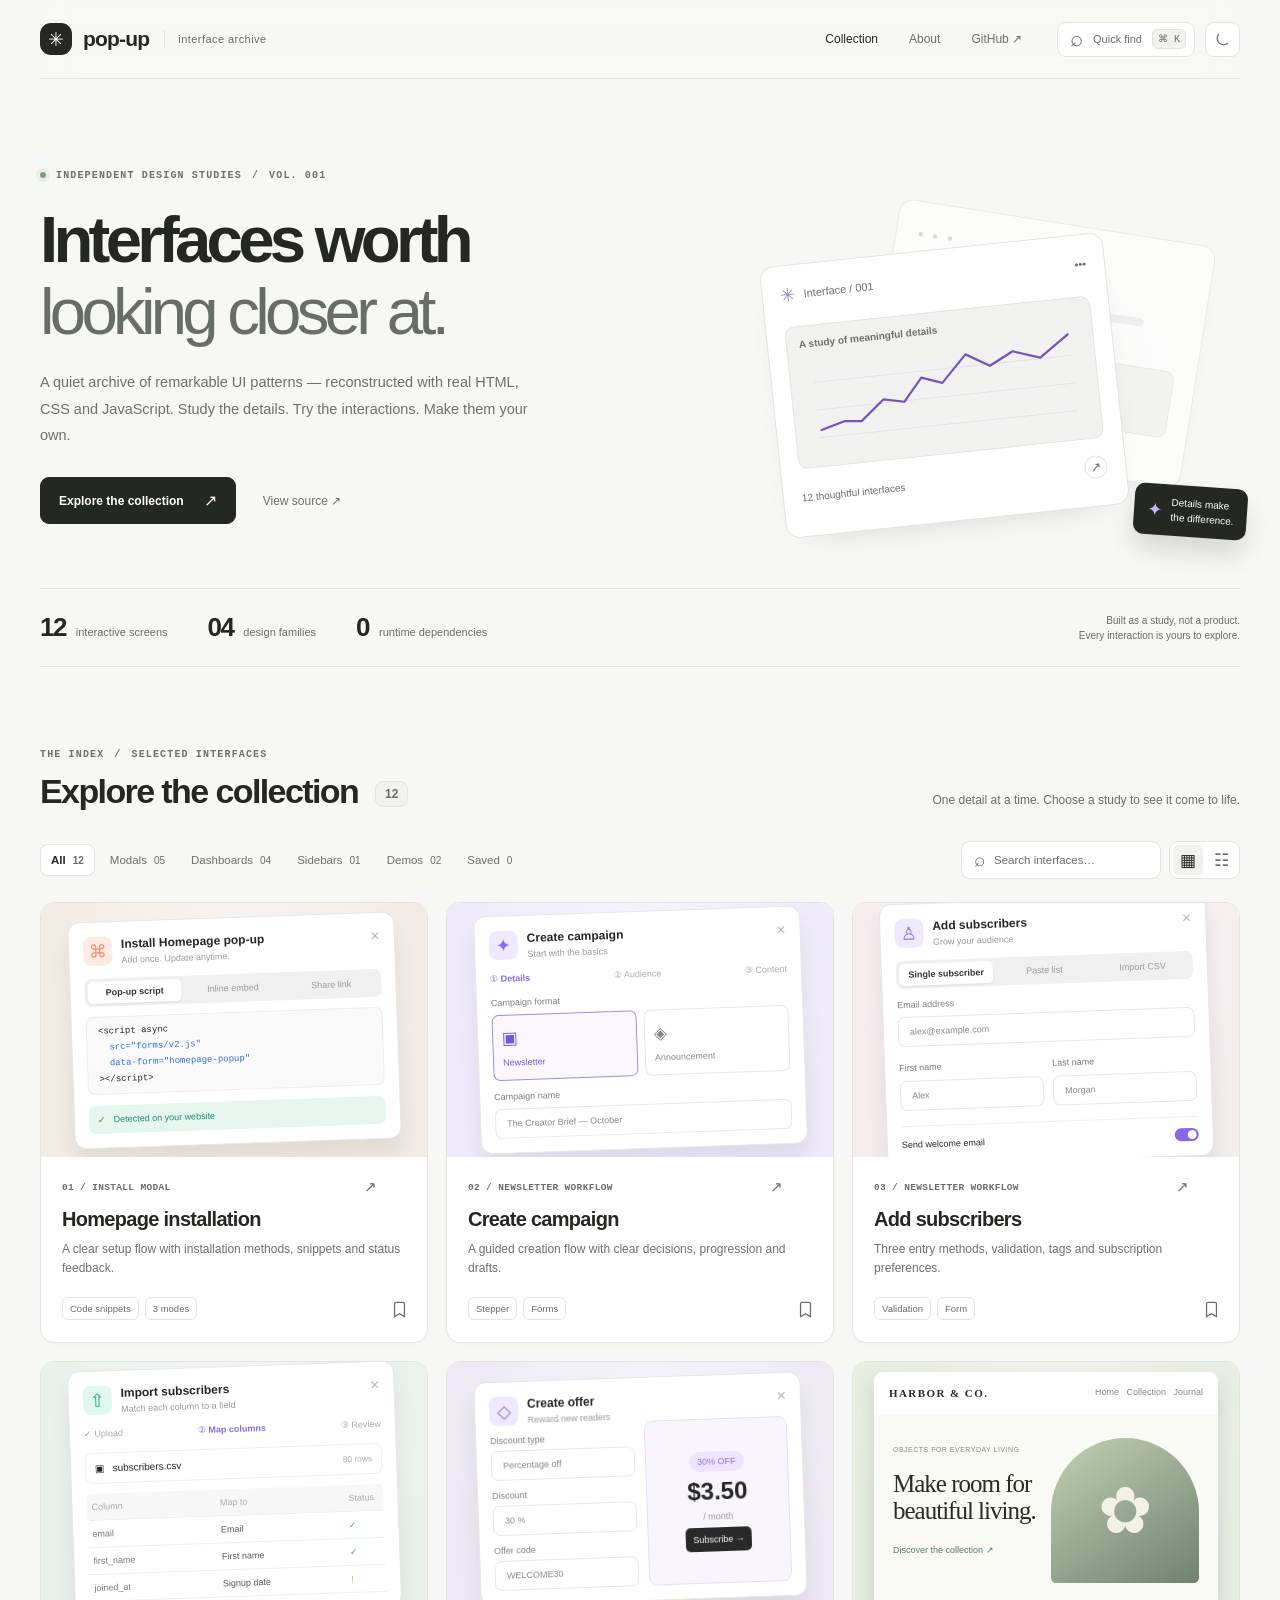
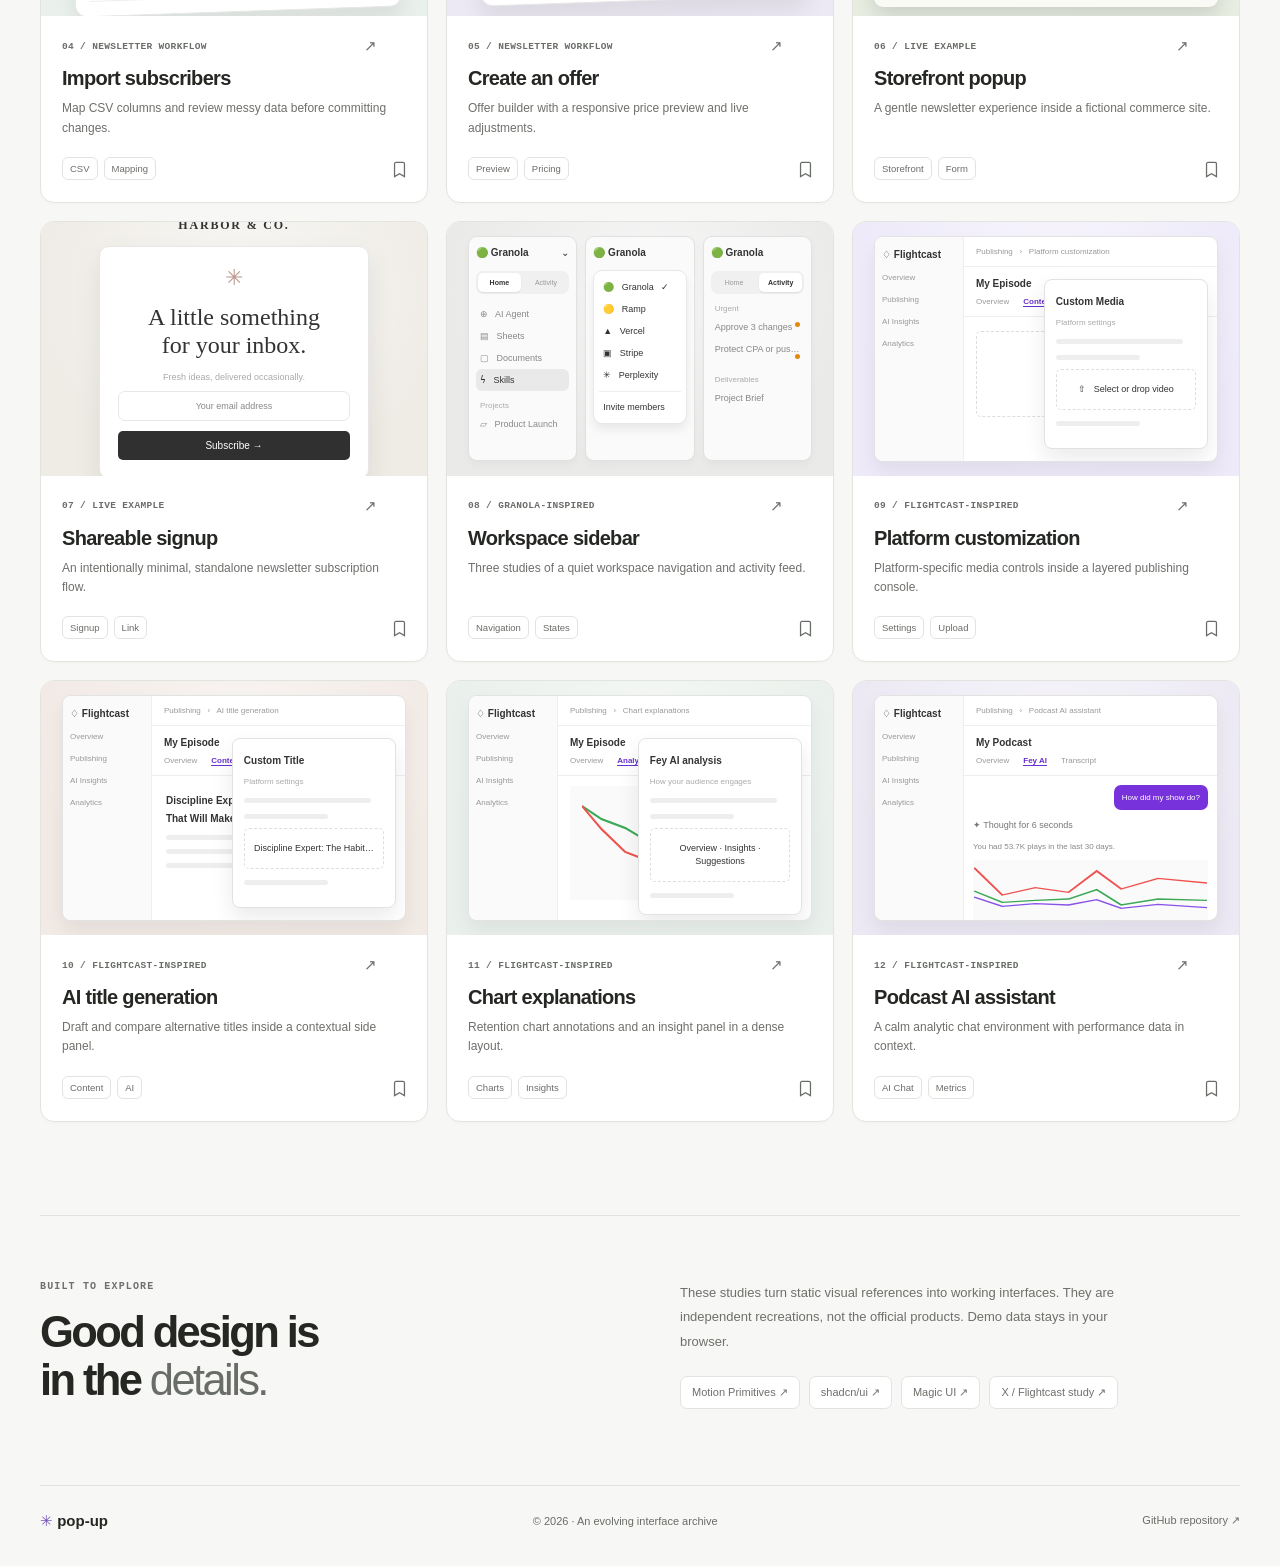
<file: index.html>
<!doctype html>
<html lang="en">
<head>
<meta charset="utf-8">
<meta name="viewport" content="width=device-width,initial-scale=1">
<meta name="theme-color" content="#f7f7f5">
<meta name="description" content="pop-up — a living collection of 12 interactive interface studies, from nuanced dialogs to analytical dashboards.">
<title>pop-up / An interface collection</title>
<script>
try {
  const savedTheme = JSON.parse(localStorage.getItem("popup-gallery-v2-theme") || "null");
  document.documentElement.dataset.theme = savedTheme === "dark" || (savedTheme !== "light" && matchMedia("(prefers-color-scheme: dark)").matches) ? "dark" : "light";
} catch { document.documentElement.dataset.theme = "light"; }
</script>
<link rel="stylesheet" href="gallery-v2.css">
<script src="gallery-v2.js" defer></script>
</head>
<body>
<a class="skip-link" href="#collection">Skip to collection</a>
<div class="site">
  <header class="site-header">
    <a href="./" class="logotype" aria-label="pop-up home"><span class="logo-glyph">✳</span><span>pop-up</span><span class="logo-divider"></span><span class="logo-caption">interface archive</span></a>
    <nav class="primary-nav" aria-label="Main">
      <a class="current" href="#collection" aria-current="page">Collection</a>
      <a href="#about">About</a>
      <a href="https://github.com/weepwood/pop-up" target="_blank" rel="noopener noreferrer">GitHub <span aria-hidden="true">↗</span></a>
    </nav>
    <div class="header-actions">
      <button type="button" class="top-search" id="open-command" aria-label="Open quick search"><span class="search-glyph">⌕</span><span>Quick find</span><kbd>⌘ K</kbd></button>
      <button class="theme-button" id="theme-button" aria-label="Switch to dark mode" title="Toggle theme" type="button"><svg viewBox="0 0 24 24" fill="none" stroke="currentColor" stroke-width="1.8"><path d="M20 16.8A8.5 8.5 0 0 1 7.2 4 8.5 8.5 0 1 0 20 16.8Z"/></svg></button>
    </div>
  </header>
  <main>
    <section class="hero" aria-labelledby="hero-heading">
      <div class="hero-main">
        <div class="hero-content">
          <div class="overline"><span class="signal"></span> INDEPENDENT DESIGN STUDIES <span class="overline-separator">/</span> VOL. 001</div>
          <h1 id="hero-heading">Interfaces worth<br><em>looking closer at.</em></h1>
          <p>A quiet archive of remarkable UI patterns — reconstructed with real HTML, CSS and JavaScript. Study the details. Try the interactions. Make them your own.</p>
          <div class="hero-actions"><a href="#collection" class="primary-cta">Explore the collection <span>↗</span></a><a href="https://github.com/weepwood/pop-up" class="quiet-cta" target="_blank" rel="noopener noreferrer">View source <span>↗</span></a></div>
        </div>
        <div class="hero-aside" aria-hidden="true">
          <div class="showcase-back"><span class="window-dots">● ● ●</span><span class="back-head"></span><span class="back-line"></span><span class="back-line short"></span><div class="back-grid"><span></span><span></span><span></span></div></div>
          <div class="showcase-front"><div class="showcase-top"><span class="showcase-identity"><i>✳</i> Interface / 001</span><span>•••</span></div><div class="showcase-chart"><span class="sample-caption">A study of meaningful details</span><svg viewBox="0 0 280 108" fill="none" aria-hidden="true"><path d="M0 90H280M0 60H280M0 30H280" stroke="currentColor" opacity=".12"/><path d="M3 82L29 75L47 77L73 56L95 61L116 37L138 45L166 17L191 32L217 19L246 29L278 7" stroke="currentColor" stroke-width="2.4" stroke-linecap="round" stroke-linejoin="round"/></svg></div><div class="showcase-bottom"><span>12 thoughtful interfaces</span><span class="showcase-arrow">↗</span></div></div>
          <div class="floating-note"><span class="floating-star">✦</span><span>Details make<br>the difference.</span></div>
        </div>
      </div>
      <div class="hero-baseline"><div><strong>12</strong><span>interactive screens</span></div><div><strong>04</strong><span>design families</span></div><div><strong>0</strong><span>runtime dependencies</span></div><div class="baseline-date">Built as a study, not a product.<br>Every interaction is yours to explore.</div></div>
    </section>
    <section class="collection" id="collection" aria-labelledby="collection-heading">
      <div class="section-intro"><div><div class="overline">THE INDEX <span class="overline-separator">/</span> SELECTED INTERFACES</div><h2 id="collection-heading">Explore the collection <span id="visible-count">12</span></h2></div><p>One detail at a time. Choose a study to see it come to life.</p></div>
      <div class="collection-toolbar">
        <div class="filters" role="group" aria-label="Filter design category">
          <button type="button" class="filter active" data-filter="all" aria-pressed="true">All <span>12</span></button>
          <button type="button" class="filter" data-filter="modal" aria-pressed="false">Modals <span>05</span></button>
          <button type="button" class="filter" data-filter="dashboard" aria-pressed="false">Dashboards <span>04</span></button>
          <button type="button" class="filter" data-filter="sidebar" aria-pressed="false">Sidebars <span>01</span></button>
          <button type="button" class="filter" data-filter="demo" aria-pressed="false">Demos <span>02</span></button>
          <button type="button" class="filter favorite-filter" data-filter="favorites" aria-pressed="false">Saved <span id="saved-count">0</span></button>
        </div>
        <div class="toolbar-right">
          <label class="search-control"><span aria-hidden="true">⌕</span><span class="sr-only">Search interface studies</span><input id="search" type="search" placeholder="Search interfaces…" aria-controls="card-grid" autocomplete="off"></label>
          <div class="view-switch" role="group" aria-label="Display layout"><button type="button" data-view="grid" class="active" aria-label="Grid view" aria-pressed="true">▦</button><button type="button" data-view="list" aria-label="List view" aria-pressed="false">☷</button></div>
        </div>
      </div>
      <div class="card-grid" id="card-grid"><article class="piece piece-install featured" data-category="modal" data-search="homepage installation install modal a clear setup flow with installation methods, snippets and status feedback. code snippets 3 modes" data-id="install">
  <a href="install.html" class="piece-link" aria-label="Open Homepage installation interactive demo">
    <div class="piece-art tone-peach" aria-hidden="true"><div class="mini-dialog"><div class="mini-top"><span class="mini-symbol coral">⌘</span><div><b>Install Homepage pop-up</b><small>Add once. Update anytime.</small></div><span class="mini-x">×</span></div><div class="mini-tabs"><b>Pop-up script</b><span>Inline embed</span><span>Share link</span></div><div class="mini-code"><span>&lt;script async</span><span class="blue">&nbsp; src="forms/v2.js"</span><span class="blue">&nbsp; data-form="homepage-popup"</span><span>&gt;&lt;/script&gt;</span></div><div class="mini-success">✓ &nbsp; Detected on your website</div></div></div>
    <div class="piece-info"><div class="piece-eyebrow"><span>01 / Install modal</span><span class="piece-north">↗</span></div><h3>Homepage installation</h3><p>A clear setup flow with installation methods, snippets and status feedback.</p><div class="piece-tags"><span>Code snippets</span><span>3 modes</span></div></div>
  </a><button class="save-piece" type="button" data-favorite="install" aria-label="Save Homepage installation to favorites" aria-pressed="false" title="Save to favorites"><svg viewBox="0 0 24 24" fill="none" stroke="currentColor" stroke-width="1.8" aria-hidden="true"><path d="M5 4a2 2 0 0 1 2-2h10a2 2 0 0 1 2 2v18l-7-4-7 4V4Z"/></svg></button></article>
<article class="piece piece-campaign" data-category="modal" data-search="create campaign newsletter workflow a guided creation flow with clear decisions, progression and drafts. stepper forms" data-id="campaign">
  <a href="newsletter.html?screen=campaign" class="piece-link" aria-label="Open Create campaign interactive demo">
    <div class="piece-art tone-lavender" aria-hidden="true"><div class="mini-dialog"><div class="mini-top"><span class="mini-symbol violet">✦</span><div><b>Create campaign</b><small>Start with the basics</small></div><span class="mini-x">×</span></div><div class="mini-steps"><strong>① Details</strong><span>② Audience</span><span>③ Content</span></div><div class="mini-label">Campaign format</div><div class="mini-options"><div class="picked">▣<small>Newsletter</small></div><div>◈<small>Announcement</small></div></div><div class="mini-label">Campaign name</div><div class="mini-field">The Creator Brief — October</div></div></div>
    <div class="piece-info"><div class="piece-eyebrow"><span>02 / Newsletter workflow</span><span class="piece-north">↗</span></div><h3>Create campaign</h3><p>A guided creation flow with clear decisions, progression and drafts.</p><div class="piece-tags"><span>Stepper</span><span>Forms</span></div></div>
  </a><button class="save-piece" type="button" data-favorite="campaign" aria-label="Save Create campaign to favorites" aria-pressed="false" title="Save to favorites"><svg viewBox="0 0 24 24" fill="none" stroke="currentColor" stroke-width="1.8" aria-hidden="true"><path d="M5 4a2 2 0 0 1 2-2h10a2 2 0 0 1 2 2v18l-7-4-7 4V4Z"/></svg></button></article>
<article class="piece piece-subscribers" data-category="modal" data-search="add subscribers newsletter workflow three entry methods, validation, tags and subscription preferences. validation form" data-id="subscribers">
  <a href="newsletter.html?screen=subscribers" class="piece-link" aria-label="Open Add subscribers interactive demo">
    <div class="piece-art tone-rose" aria-hidden="true"><div class="mini-dialog"><div class="mini-top"><span class="mini-symbol violet">♙</span><div><b>Add subscribers</b><small>Grow your audience</small></div><span class="mini-x">×</span></div><div class="mini-tabs"><b>Single subscriber</b><span>Paste list</span><span>Import CSV</span></div><div class="mini-label">Email address</div><div class="mini-field">alex@example.com</div><div class="mini-two"><div><span>First name</span><div class="mini-field">Alex</div></div><div><span>Last name</span><div class="mini-field">Morgan</div></div></div><div class="mini-switch-row"><span>Send welcome email</span><i></i></div></div></div>
    <div class="piece-info"><div class="piece-eyebrow"><span>03 / Newsletter workflow</span><span class="piece-north">↗</span></div><h3>Add subscribers</h3><p>Three entry methods, validation, tags and subscription preferences.</p><div class="piece-tags"><span>Validation</span><span>Form</span></div></div>
  </a><button class="save-piece" type="button" data-favorite="subscribers" aria-label="Save Add subscribers to favorites" aria-pressed="false" title="Save to favorites"><svg viewBox="0 0 24 24" fill="none" stroke="currentColor" stroke-width="1.8" aria-hidden="true"><path d="M5 4a2 2 0 0 1 2-2h10a2 2 0 0 1 2 2v18l-7-4-7 4V4Z"/></svg></button></article>
<article class="piece piece-import" data-category="modal" data-search="import subscribers newsletter workflow map csv columns and review messy data before committing changes. csv mapping" data-id="import">
  <a href="newsletter.html?screen=import" class="piece-link" aria-label="Open Import subscribers interactive demo">
    <div class="piece-art tone-sage" aria-hidden="true"><div class="mini-dialog"><div class="mini-top"><span class="mini-symbol mint">⇧</span><div><b>Import subscribers</b><small>Match each column to a field</small></div><span class="mini-x">×</span></div><div class="mini-steps"><span>✓ Upload</span><strong>② Map columns</strong><span>③ Review</span></div><div class="mini-file">▣ &nbsp; subscribers.csv <small>80 rows</small></div><div class="mini-table"><div><span>Column</span><span>Map to</span><span>Status</span></div><div><span>email</span><b>Email</b><em>✓</em></div><div><span>first_name</span><b>First name</b><em>✓</em></div><div><span>joined_at</span><b>Signup date</b><em class="amber">!</em></div></div></div></div>
    <div class="piece-info"><div class="piece-eyebrow"><span>04 / Newsletter workflow</span><span class="piece-north">↗</span></div><h3>Import subscribers</h3><p>Map CSV columns and review messy data before committing changes.</p><div class="piece-tags"><span>CSV</span><span>Mapping</span></div></div>
  </a><button class="save-piece" type="button" data-favorite="import" aria-label="Save Import subscribers to favorites" aria-pressed="false" title="Save to favorites"><svg viewBox="0 0 24 24" fill="none" stroke="currentColor" stroke-width="1.8" aria-hidden="true"><path d="M5 4a2 2 0 0 1 2-2h10a2 2 0 0 1 2 2v18l-7-4-7 4V4Z"/></svg></button></article>
<article class="piece piece-offer" data-category="modal" data-search="create an offer newsletter workflow offer builder with a responsive price preview and live adjustments. preview pricing" data-id="offer">
  <a href="newsletter.html?screen=offer" class="piece-link" aria-label="Open Create an offer interactive demo">
    <div class="piece-art tone-iris" aria-hidden="true"><div class="mini-dialog"><div class="mini-top"><span class="mini-symbol violet">◇</span><div><b>Create offer</b><small>Reward new readers</small></div><span class="mini-x">×</span></div><div class="mini-offer"><div><span class="mini-label">Discount type</span><div class="mini-field">Percentage off</div><span class="mini-label">Discount</span><div class="mini-field">30 %</div><span class="mini-label">Offer code</span><div class="mini-field">WELCOME30</div></div><div class="mini-price"><span>30% OFF</span><strong>$3.50</strong><small>/ month</small><i>Subscribe →</i></div></div></div></div>
    <div class="piece-info"><div class="piece-eyebrow"><span>05 / Newsletter workflow</span><span class="piece-north">↗</span></div><h3>Create an offer</h3><p>Offer builder with a responsive price preview and live adjustments.</p><div class="piece-tags"><span>Preview</span><span>Pricing</span></div></div>
  </a><button class="save-piece" type="button" data-favorite="offer" aria-label="Save Create an offer to favorites" aria-pressed="false" title="Save to favorites"><svg viewBox="0 0 24 24" fill="none" stroke="currentColor" stroke-width="1.8" aria-hidden="true"><path d="M5 4a2 2 0 0 1 2-2h10a2 2 0 0 1 2 2v18l-7-4-7 4V4Z"/></svg></button></article>
<article class="piece piece-store" data-category="demo" data-search="storefront popup live example a gentle newsletter experience inside a fictional commerce site. storefront form" data-id="store">
  <a href="demo-site.html" class="piece-link" aria-label="Open Storefront popup interactive demo">
    <div class="piece-art tone-olive" aria-hidden="true"><div class="mini-store"><div class="store-bar">HARBOR & CO. <span>Home &nbsp; Collection &nbsp; Journal</span></div><div class="store-columns"><div><small>OBJECTS FOR EVERYDAY LIVING</small><h4>Make room for<br>beautiful living.</h4><i>Discover the collection ↗</i></div><div class="store-shape">✿</div></div></div></div>
    <div class="piece-info"><div class="piece-eyebrow"><span>06 / Live example</span><span class="piece-north">↗</span></div><h3>Storefront popup</h3><p>A gentle newsletter experience inside a fictional commerce site.</p><div class="piece-tags"><span>Storefront</span><span>Form</span></div></div>
  </a><button class="save-piece" type="button" data-favorite="store" aria-label="Save Storefront popup to favorites" aria-pressed="false" title="Save to favorites"><svg viewBox="0 0 24 24" fill="none" stroke="currentColor" stroke-width="1.8" aria-hidden="true"><path d="M5 4a2 2 0 0 1 2-2h10a2 2 0 0 1 2 2v18l-7-4-7 4V4Z"/></svg></button></article>
<article class="piece piece-share" data-category="demo" data-search="shareable signup live example an intentionally minimal, standalone newsletter subscription flow. signup link" data-id="share">
  <a href="share.html" class="piece-link" aria-label="Open Shareable signup interactive demo">
    <div class="piece-art tone-sand" aria-hidden="true"><div class="mini-share"><div class="share-logo">HARBOR & CO.</div><div class="share-dialog"><b>✳</b><h4>A little something<br>for your inbox.</h4><p>Fresh ideas, delivered occasionally.</p><div class="mini-field">Your email address</div><div class="share-submit">Subscribe →</div></div></div></div>
    <div class="piece-info"><div class="piece-eyebrow"><span>07 / Live example</span><span class="piece-north">↗</span></div><h3>Shareable signup</h3><p>An intentionally minimal, standalone newsletter subscription flow.</p><div class="piece-tags"><span>Signup</span><span>Link</span></div></div>
  </a><button class="save-piece" type="button" data-favorite="share" aria-label="Save Shareable signup to favorites" aria-pressed="false" title="Save to favorites"><svg viewBox="0 0 24 24" fill="none" stroke="currentColor" stroke-width="1.8" aria-hidden="true"><path d="M5 4a2 2 0 0 1 2-2h10a2 2 0 0 1 2 2v18l-7-4-7 4V4Z"/></svg></button></article>
<article class="piece piece-granola" data-category="sidebar" data-search="workspace sidebar granola-inspired three studies of a quiet workspace navigation and activity feed. navigation states" data-id="granola">
  <a href="granola.html" class="piece-link" aria-label="Open Workspace sidebar interactive demo">
    <div class="piece-art tone-stone" aria-hidden="true"><div class="mini-rails"><div class="mini-rail"><div class="rail-heading">🟢 Granola <span>⌄</span></div><div class="mini-tabs"><b>Home</b><span>Activity</span></div><p>⊕ &nbsp; AI Agent</p><p>▤ &nbsp; Sheets</p><p>▢ &nbsp; Documents</p><p class="rail-active">ϟ &nbsp; Skills</p><small>Projects</small><p>▱ &nbsp; Product Launch</p></div><div class="mini-rail"><div class="rail-heading">🟢 Granola</div><div class="rail-menu"><p>🟢 &nbsp; Granola &nbsp; ✓</p><p>🟡 &nbsp; Ramp</p><p>▲ &nbsp; Vercel</p><p>▣ &nbsp; Stripe</p><p>✳ &nbsp; Perplexity</p><hr><p>Invite members</p></div></div><div class="mini-rail"><div class="rail-heading">🟢 Granola</div><div class="mini-tabs"><span>Home</span><b>Activity</b></div><small>Urgent</small><p>Approve 3 changes <i class="mini-dot"></i></p><p>Protect CPA or push? <i class="mini-dot"></i></p><small>Deliverables</small><p>Project Brief</p></div></div></div>
    <div class="piece-info"><div class="piece-eyebrow"><span>08 / Granola-inspired</span><span class="piece-north">↗</span></div><h3>Workspace sidebar</h3><p>Three studies of a quiet workspace navigation and activity feed.</p><div class="piece-tags"><span>Navigation</span><span>States</span></div></div>
  </a><button class="save-piece" type="button" data-favorite="granola" aria-label="Save Workspace sidebar to favorites" aria-pressed="false" title="Save to favorites"><svg viewBox="0 0 24 24" fill="none" stroke="currentColor" stroke-width="1.8" aria-hidden="true"><path d="M5 4a2 2 0 0 1 2-2h10a2 2 0 0 1 2 2v18l-7-4-7 4V4Z"/></svg></button></article>
<article class="piece piece-media" data-category="dashboard" data-search="platform customization flightcast-inspired platform-specific media controls inside a layered publishing console. settings upload" data-id="media">
  <a href="flightcast.html?screen=media" class="piece-link" aria-label="Open Platform customization interactive demo">
    <div class="piece-art tone-lavender" aria-hidden="true"><div class="mini-dashboard"><aside><b>♢ Flightcast</b><small>Overview</small><small>Publishing</small><small>AI Insights</small><small>Analytics</small></aside><div class="dash-content"><div class="dash-top">Publishing &nbsp; › &nbsp; Platform customization</div><div class="dash-subhead">My Episode</div><div class="dash-tabs"><span>Overview</span><b>Content</b><span>Transcript</span></div><div class="dash-drop">⇧<small>Select or drop video</small></div></div><div class="dash-pop"><strong>Custom Media</strong><small>Platform settings</small><div class="dash-pop-line"></div><div class="dash-pop-line shorter"></div><div class="dash-pop-box">⇧ &nbsp; Select or drop video</div><div class="dash-pop-line shorter"></div></div></div></div>
    <div class="piece-info"><div class="piece-eyebrow"><span>09 / Flightcast-inspired</span><span class="piece-north">↗</span></div><h3>Platform customization</h3><p>Platform-specific media controls inside a layered publishing console.</p><div class="piece-tags"><span>Settings</span><span>Upload</span></div></div>
  </a><button class="save-piece" type="button" data-favorite="media" aria-label="Save Platform customization to favorites" aria-pressed="false" title="Save to favorites"><svg viewBox="0 0 24 24" fill="none" stroke="currentColor" stroke-width="1.8" aria-hidden="true"><path d="M5 4a2 2 0 0 1 2-2h10a2 2 0 0 1 2 2v18l-7-4-7 4V4Z"/></svg></button></article>
<article class="piece piece-title" data-category="dashboard" data-search="ai title generation flightcast-inspired draft and compare alternative titles inside a contextual side panel. content ai" data-id="title">
  <a href="flightcast.html?screen=title" class="piece-link" aria-label="Open AI title generation interactive demo">
    <div class="piece-art tone-peach" aria-hidden="true"><div class="mini-dashboard"><aside><b>♢ Flightcast</b><small>Overview</small><small>Publishing</small><small>AI Insights</small><small>Analytics</small></aside><div class="dash-content"><div class="dash-top">Publishing &nbsp; › &nbsp; AI title generation</div><div class="dash-subhead">My Episode</div><div class="dash-tabs"><span>Overview</span><b>Content</b><span>Transcript</span></div><div class="dash-lines"><b>Discipline Expert: The Habit<br>That Will Make or Break 2026!</b><i></i><i></i><i></i></div></div><div class="dash-pop"><strong>Custom Title</strong><small>Platform settings</small><div class="dash-pop-line"></div><div class="dash-pop-line shorter"></div><div class="dash-pop-box">Discipline Expert: The Habit…</div><div class="dash-pop-line shorter"></div></div></div></div>
    <div class="piece-info"><div class="piece-eyebrow"><span>10 / Flightcast-inspired</span><span class="piece-north">↗</span></div><h3>AI title generation</h3><p>Draft and compare alternative titles inside a contextual side panel.</p><div class="piece-tags"><span>Content</span><span>AI</span></div></div>
  </a><button class="save-piece" type="button" data-favorite="title" aria-label="Save AI title generation to favorites" aria-pressed="false" title="Save to favorites"><svg viewBox="0 0 24 24" fill="none" stroke="currentColor" stroke-width="1.8" aria-hidden="true"><path d="M5 4a2 2 0 0 1 2-2h10a2 2 0 0 1 2 2v18l-7-4-7 4V4Z"/></svg></button></article>
<article class="piece piece-analysis" data-category="dashboard" data-search="chart explanations flightcast-inspired retention chart annotations and an insight panel in a dense layout. charts insights" data-id="analysis">
  <a href="flightcast.html?screen=analysis" class="piece-link" aria-label="Open Chart explanations interactive demo">
    <div class="piece-art tone-sage" aria-hidden="true"><div class="mini-dashboard"><aside><b>♢ Flightcast</b><small>Overview</small><small>Publishing</small><small>AI Insights</small><small>Analytics</small></aside><div class="dash-content"><div class="dash-top">Publishing &nbsp; › &nbsp; Chart explanations</div><div class="dash-subhead">My Episode</div><div class="dash-tabs"><span>Overview</span><b>Analytics</b><span>Transcript</span></div><div class="dash-chart"><svg viewBox="0 0 190 90" preserveAspectRatio="none"><path d="M0 8L18 21L40 30L62 44L88 47L117 57L140 61L169 76L190 79" stroke="#3ba956"/><path d="M0 8L18 31L40 54L62 63L88 70L117 76L140 80L169 83L190 87" stroke="#ef5350"/></svg></div></div><div class="dash-pop"><strong>Fey AI analysis</strong><small>How your audience engages</small><div class="dash-pop-line"></div><div class="dash-pop-line shorter"></div><div class="dash-pop-box">Overview · Insights · Suggestions</div><div class="dash-pop-line shorter"></div></div></div></div>
    <div class="piece-info"><div class="piece-eyebrow"><span>11 / Flightcast-inspired</span><span class="piece-north">↗</span></div><h3>Chart explanations</h3><p>Retention chart annotations and an insight panel in a dense layout.</p><div class="piece-tags"><span>Charts</span><span>Insights</span></div></div>
  </a><button class="save-piece" type="button" data-favorite="analysis" aria-label="Save Chart explanations to favorites" aria-pressed="false" title="Save to favorites"><svg viewBox="0 0 24 24" fill="none" stroke="currentColor" stroke-width="1.8" aria-hidden="true"><path d="M5 4a2 2 0 0 1 2-2h10a2 2 0 0 1 2 2v18l-7-4-7 4V4Z"/></svg></button></article>
<article class="piece piece-chat" data-category="dashboard" data-search="podcast ai assistant flightcast-inspired a calm analytic chat environment with performance data in context. ai chat metrics" data-id="chat">
  <a href="flightcast.html?screen=chat" class="piece-link" aria-label="Open Podcast AI assistant interactive demo">
    <div class="piece-art tone-iris" aria-hidden="true"><div class="mini-dashboard"><aside><b>♢ Flightcast</b><small>Overview</small><small>Publishing</small><small>AI Insights</small><small>Analytics</small></aside><div class="dash-content"><div class="dash-top">Publishing &nbsp; › &nbsp; Podcast AI assistant</div><div class="dash-subhead">My Podcast</div><div class="dash-tabs"><span>Overview</span><b>Fey AI</b><span>Transcript</span></div><div class="dash-chat"><div class="chat-user">How did my show do?</div><p>✦ Thought for 6 seconds</p><small>You had 53.7K plays in the last 30 days.</small><div class="dash-chart"><svg viewBox="0 0 190 90" preserveAspectRatio="none"><path d="M0 10L23 51L50 40L77 47L100 15L120 42L150 26L190 33" stroke="#ef5350"/><path d="M0 45L23 62L50 59L77 57L100 43L120 66L150 57L190 59" stroke="#3ba956"/><path d="M0 54L23 68L50 64L77 66L100 58L120 71L150 65L190 70" stroke="#8853e8"/></svg></div></div></div></div></div>
    <div class="piece-info"><div class="piece-eyebrow"><span>12 / Flightcast-inspired</span><span class="piece-north">↗</span></div><h3>Podcast AI assistant</h3><p>A calm analytic chat environment with performance data in context.</p><div class="piece-tags"><span>AI Chat</span><span>Metrics</span></div></div>
  </a><button class="save-piece" type="button" data-favorite="chat" aria-label="Save Podcast AI assistant to favorites" aria-pressed="false" title="Save to favorites"><svg viewBox="0 0 24 24" fill="none" stroke="currentColor" stroke-width="1.8" aria-hidden="true"><path d="M5 4a2 2 0 0 1 2-2h10a2 2 0 0 1 2 2v18l-7-4-7 4V4Z"/></svg></button></article></div>
      <div class="empty-state" id="empty-results" hidden><div class="empty-mark">⌕</div><h3>No interfaces found</h3><p>Try another keyword, or return to the full collection.</p><button type="button" id="reset-filters">Show all studies <span>↗</span></button></div>
    </section>
    <section class="about" id="about">
      <div class="about-left"><span class="overline">BUILT TO EXPLORE</span><h2>Good design is<br>in the <em>details.</em></h2></div>
      <div class="about-right"><p>These studies turn static visual references into working interfaces. They are independent recreations, not the official products. Demo data stays in your browser.</p><div class="reference-links"><a href="https://github.com/ibelick/motion-primitives" target="_blank" rel="noopener noreferrer">Motion Primitives ↗</a><a href="https://github.com/shadcn-ui/ui" target="_blank" rel="noopener noreferrer">shadcn/ui ↗</a><a href="https://github.com/magicuidesign/magicui" target="_blank" rel="noopener noreferrer">Magic UI ↗</a><a href="https://x.com/MananTank_/status/2114324822612480049" target="_blank" rel="noopener noreferrer">X / Flightcast study ↗</a></div></div>
    </section>
  </main>
  <footer class="footer"><a href="./" class="footer-brand"><span>✳</span> pop-up</a><span>© 2026 · An evolving interface archive</span><a href="https://github.com/weepwood/pop-up" target="_blank" rel="noopener noreferrer">GitHub repository ↗</a></footer>
</div>
<dialog id="command-palette" class="command-palette" aria-label="Quick navigation"><div class="command-head"><span aria-hidden="true">⌕</span><input id="command-input" type="search" placeholder="Where would you like to go?" aria-label="Search and navigate" autocomplete="off"><button type="button" id="close-command" aria-label="Close quick navigation">Esc</button></div><div id="command-results" class="command-results" role="listbox" aria-label="Matching interfaces"></div><div class="command-footer">↵ to open <span>↑ ↓ to navigate</span> Esc to close</div></dialog>
<div class="toast" id="toast" aria-live="polite" role="status"></div>
</body>
</html>
</file>
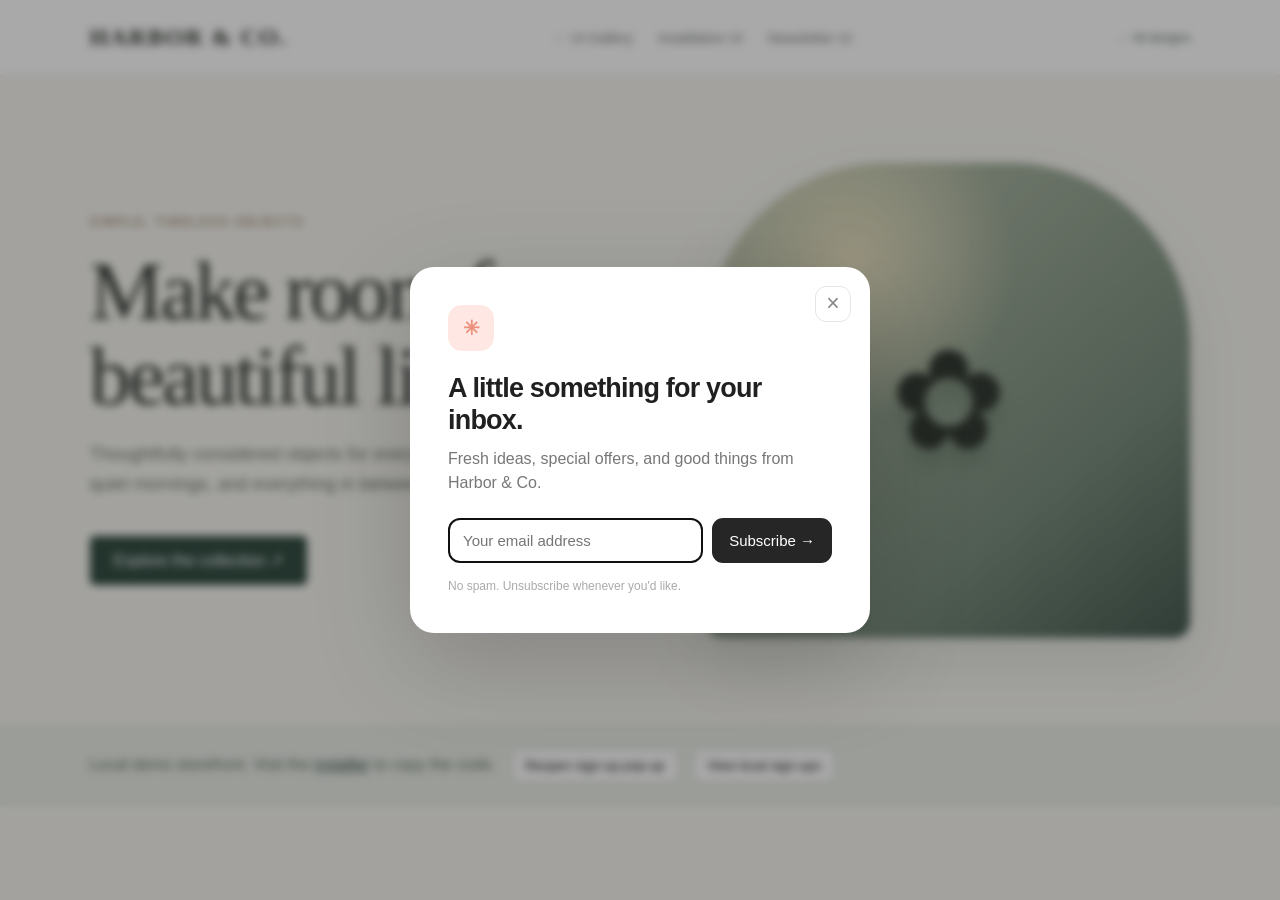
<file: demo-site.html>
<!doctype html>
<html lang="en"><head><meta charset="utf-8"><meta name="viewport" content="width=device-width,initial-scale=1"><title>Harbor & Co. — Demo storefront</title><style>
*{box-sizing:border-box}body{margin:0;color:#2e352e;background:#f6f5f0;font-family:Inter,-apple-system,BlinkMacSystemFont,"Segoe UI",sans-serif}header{background:white;display:flex;align-items:center;justify-content:space-between;padding:24px min(7vw,100px);border-bottom:1px solid #e9e6e0}.brand{font-size:24px;font-family:Georgia,serif;letter-spacing:1.5px;font-weight:600}header a,.menu{font-size:14px;color:#6d756f;text-decoration:none;display:flex;gap:25px}.hero{min-height:72vh;display:grid;grid-template-columns:1.07fr .93fr;align-items:center;gap:60px;padding:45px min(7vw,100px)}.eyebrow{color:#a48c72;letter-spacing:.15em;font-size:12px;font-weight:700}.hero h1{font-family:Georgia,serif;font-weight:400;font-size:clamp(50px,6.5vw,90px);letter-spacing:-3px;line-height:1.02;margin:20px 0}.hero p{font-size:18px;color:#697269;max-width:440px;line-height:1.7}.hero a{margin-top:18px;padding:15px 24px;display:inline-block;background:#2d483d;color:white;text-decoration:none;border-radius:5px}.illustration{min-height:475px;border-radius:180px 180px 16px 16px;background:radial-gradient(circle at 30% 20%,#e6dfbf 0,transparent 32%),linear-gradient(140deg,#bcc5af,#768a79 70%,#40564c);display:grid;place-items:center;box-shadow:0 24px 60px #7a857b30}.vase{font-size:140px;filter:drop-shadow(0 17px 8px #273c302d)}.foot{padding:25px min(7vw,100px);background:#e9ece6;color:#5d6f62}.foot button{margin-left:12px;background:white;border:1px solid #cdd7ca;border-radius:7px;padding:8px 12px;cursor:pointer} @media(max-width:690px){.hero{grid-template-columns:1fr}.illustration{min-height:280px}.hero h1{letter-spacing:-1px}.menu{display:none}}
</style></head><body><header><div class="brand">HARBOR & CO.</div><nav class="menu"><a href="index.html">← UI Gallery</a><a href="install.html">Installation UI</a><a href="newsletter.html">Newsletter UI</a></nav><a href="index.html" style="font-size:12px;color:#4c6554;text-decoration:none;white-space:nowrap">← All designs</a></header>
<main class="hero"><section><div class="eyebrow">SIMPLE, TIMELESS OBJECTS</div><h1>Make room for beautiful living.</h1><p>Thoughtfully considered objects for everyday rituals, quiet mornings, and everything in between.</p><a href="#collection">Explore the collection ↗</a></section><div class="illustration" role="img" aria-label="Decorative green botanical illustration"><span class="vase">✿</span></div></main>
<footer class="foot" id="collection">Local demo storefront. Visit the <a href="install.html" style="color:#2d483d">installer</a> to copy the code. <button id="reopen-form">Reopen sign-up pop-up</button> <button id="see-leads">View local sign-ups</button><span id="leads" aria-live="polite"></span></footer>
<script async src="./forms/v2.js" data-workspace="harborandco" data-form="homepage-popup"></script>
<script>document.getElementById('reopen-form').onclick=()=>{sessionStorage.removeItem('loopo-popup-seen:harborandco:homepage-popup');location.reload()};document.getElementById('see-leads').onclick=()=>{let v=[];try{v=JSON.parse(localStorage.getItem('loopo-demo-leads')||'[]')}catch{}document.getElementById('leads').textContent=v.length?` ${v.length} local sign-up(s): `+v.map(x=>x.email).join(', '):' No local sign-ups yet.'};</script>
</body></html>
</file>
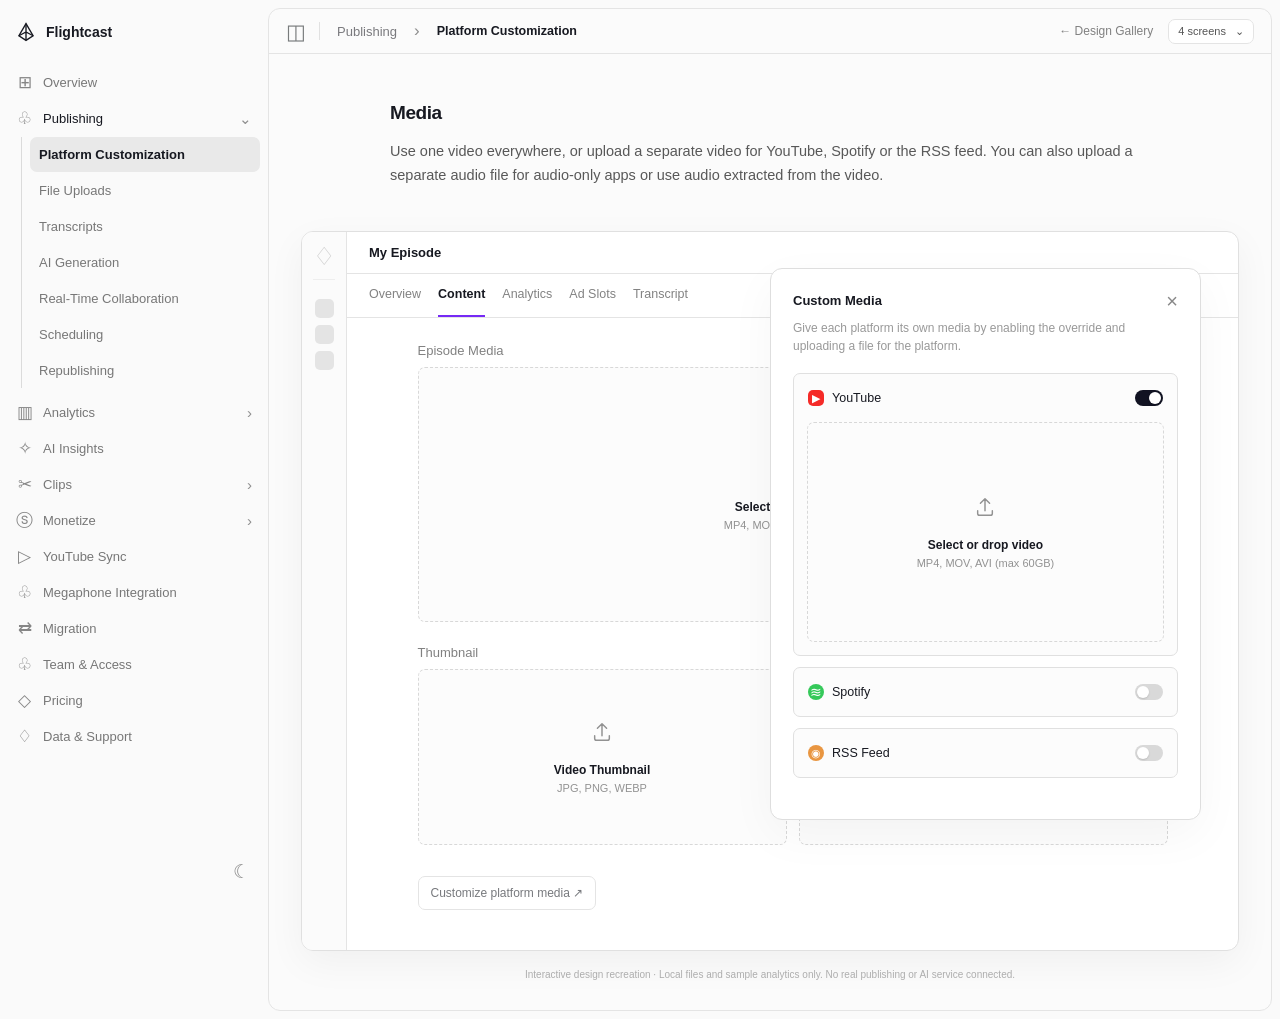
<file: flightcast.html>
<!doctype html>
<html lang="en">
<head>
  <meta charset="utf-8">
  <meta name="viewport" content="width=device-width,initial-scale=1">
  <meta name="theme-color" content="#fafafa">
  <meta name="description" content="Interactive four-screen Flightcast-inspired dashboard UI recreation.">
  <title>Flightcast — four interactive dashboard states · pop-up</title>
  <link rel="stylesheet" href="./flightcast.css">
  <script src="./flightcast.js" defer></script>
</head>
<body>
  <div class="app-shell" id="app-shell">
    <aside class="primary-sidebar" aria-label="Dashboard navigation">
      <div class="brand"><svg viewBox="0 0 24 24" fill="none" stroke="currentColor" stroke-width="1.65" aria-hidden="true"><path d="m12 2 8.5 14.5L12 22l-8.5-5.5L12 2Z"/><path d="M12 2v20M3.5 16.5l8.5-4.5 8.5 4.5"/></svg><strong>Flightcast</strong></div>
      <nav class="sidebar-nav">
        <button type="button" class="side-link" data-screen="chat" data-icon="overview"><span class="nav-symbol">⊞</span>Overview</button>
        <button type="button" class="side-link publishing-parent" id="publishing-toggle" aria-expanded="true"><span class="nav-symbol">♧</span>Publishing <span class="expand-chevron">⌄</span></button>
        <div class="publishing-subnav" id="publishing-subnav">
          <a href="?screen=media" class="sub-link" data-screen="media">Platform Customization</a>
          <button type="button" class="sub-link" data-alias="File Uploads">File Uploads</button>
          <button type="button" class="sub-link" data-alias="Transcripts">Transcripts</button>
          <a href="?screen=title" class="sub-link" data-screen="title">AI Generation</a>
          <button type="button" class="sub-link" data-alias="Real-Time Collaboration">Real-Time Collaboration</button>
          <button type="button" class="sub-link" data-alias="Scheduling">Scheduling</button>
          <button type="button" class="sub-link" data-alias="Republishing">Republishing</button>
        </div>
        <button type="button" class="side-link" data-screen="analysis"><span class="nav-symbol">▥</span>Analytics <span class="expand-chevron">›</span></button>
        <a href="?screen=analysis" class="side-link" data-screen="analysis"><span class="nav-symbol">✧</span>AI Insights</a>
        <button type="button" class="side-link" data-alias="Clips"><span class="nav-symbol">✂</span>Clips <span class="expand-chevron">›</span></button>
        <button type="button" class="side-link" data-alias="Monetize"><span class="nav-symbol">ⓢ</span>Monetize <span class="expand-chevron">›</span></button>
        <button type="button" class="side-link" data-alias="YouTube Sync"><span class="nav-symbol">▷</span>YouTube Sync</button>
        <button type="button" class="side-link" data-alias="Megaphone Integration"><span class="nav-symbol">♧</span>Megaphone Integration</button>
        <button type="button" class="side-link" data-alias="Migration"><span class="nav-symbol">⇄</span>Migration</button>
        <button type="button" class="side-link" data-alias="Team & Access"><span class="nav-symbol">♧</span>Team & Access</button>
        <button type="button" class="side-link" data-alias="Pricing"><span class="nav-symbol">◇</span>Pricing</button>
        <button type="button" class="side-link" data-alias="Data & Support"><span class="nav-symbol">♢</span>Data & Support</button>
      </nav>
      <div class="sidebar-bottom"><button class="theme-button" id="theme-toggle" aria-label="Toggle dark mode" title="Toggle theme" type="button">☾</button></div>
    </aside>
    <div class="page-frame">
      <header class="top-breadcrumb">
        <button type="button" id="sidebar-toggle" class="breadcrumb-button" aria-label="Toggle sidebar">◫</button>
        <span class="breadcrumb-divider"></span>
        <span id="breadcrumb-parent">Publishing</span><span class="breadcrumb-arrow" id="breadcrumb-arrow">›</span><strong id="breadcrumb-current">Platform Customization</strong>
        <div class="header-right"><a class="gallery-return" href="./index.html">← Design Gallery</a><button class="header-pages" type="button" id="screens-toggle" aria-expanded="false">4 screens <span>⌄</span></button></div>
        <div class="screens-menu" id="screens-menu" hidden>
          <a href="?screen=media" data-screen="media">01 · Media customization</a>
          <a href="?screen=title" data-screen="title">02 · AI title generation</a>
          <a href="?screen=analysis" data-screen="analysis">03 · Chart explanations</a>
          <a href="?screen=chat" data-screen="chat">04 · Fey AI chat</a>
        </div>
      </header>

      <main class="main-content">
        <section class="intro" id="intro">
          <h1 id="page-title">Media</h1>
          <p id="page-subtitle">Use one video everywhere, or upload a separate video for YouTube, Spotify or the RSS feed. You can also upload a separate audio file for audio-only apps or use audio extracted from the video.</p>
        </section>

        <section class="episode-shell" id="episode-shell" aria-label="Episode interface demo">
          <div class="episode-side-icons"><div class="tiny-brand">♢</div><span></span><span></span><span></span></div>
          <div class="episode-main">
            <div class="episode-heading" id="episode-heading">My Episode</div>
            <div class="episode-tabs" id="episode-tabs">
              <button type="button" data-episode-tab="overview">Overview</button>
              <button type="button" data-episode-tab="content" class="selected">Content</button>
              <button type="button" data-episode-tab="analytics">Analytics</button>
              <button type="button" data-episode-tab="adslots">Ad Slots</button>
              <button type="button" data-episode-tab="transcript">Transcript</button>
            </div>
            <div class="episode-body" id="episode-body"></div>
          </div>
        </section>
        <aside class="floating-panel" id="floating-panel" aria-label="Platform options"></aside>
        <p class="demo-footnote">Interactive design recreation · Local files and sample analytics only. No real publishing or AI service connected.</p>
      </main>
    </div>
  </div>
  <input type="file" id="hidden-upload" hidden>
  <div id="toast" role="status" aria-live="polite" class="toast"></div>
</body>
</html>
</file>
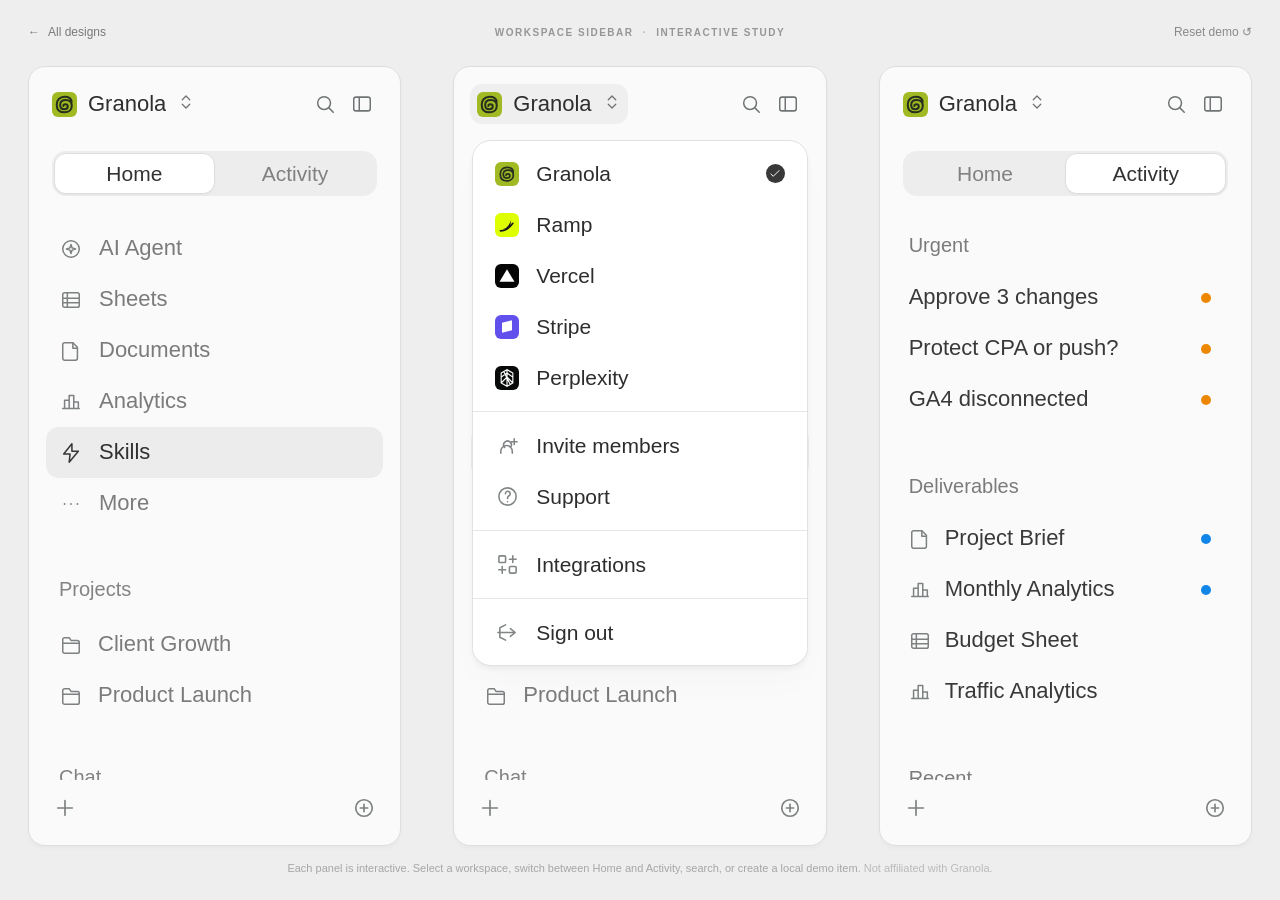
<file: granola.html>
<!doctype html>
<html lang="en">
<head>
  <meta charset="utf-8">
  <meta name="viewport" content="width=device-width,initial-scale=1">
  <meta name="theme-color" content="#eeeeee">
  <meta name="description" content="An interactive reconstruction of three Granola-style workspace sidebar states: Home, workspace switcher and Activity.">
  <title>Workspace sidebar · pop-up UI Collection</title>
  <link rel="stylesheet" href="granola.css">
  <script src="granola.js" defer></script>
</head>
<body>
  <main class="showcase">
    <div class="topbar">
      <a class="back-link" href="./index.html" aria-label="Back to design gallery">← <span>All designs</span></a>
      <span class="showcase-name">WORKSPACE SIDEBAR <span class="tiny-dot">·</span> INTERACTIVE STUDY</span>
      <button type="button" class="reset-link" id="reset-demo">Reset demo ↺</button>
    </div>
    <div class="stage" id="stage" aria-label="Three interactive workspace sidebar states">
      <section class="rail-panel" data-pane="0" aria-label="Home sidebar preview"></section>
      <section class="rail-panel" data-pane="1" aria-label="Workspace menu preview"></section>
      <section class="rail-panel" data-pane="2" aria-label="Activity sidebar preview"></section>
    </div>
    <p class="hint">Each panel is interactive. Select a workspace, switch between Home and Activity, search, or create a local demo item. <span>Not affiliated with Granola.</span></p>
    <div class="toast" role="status" aria-live="polite" id="toast"></div>
  </main>
  <noscript><p style="padding:30px;text-align:center">Enable JavaScript to explore the interactive sidebar study.</p></noscript>
</body>
</html>
</file>
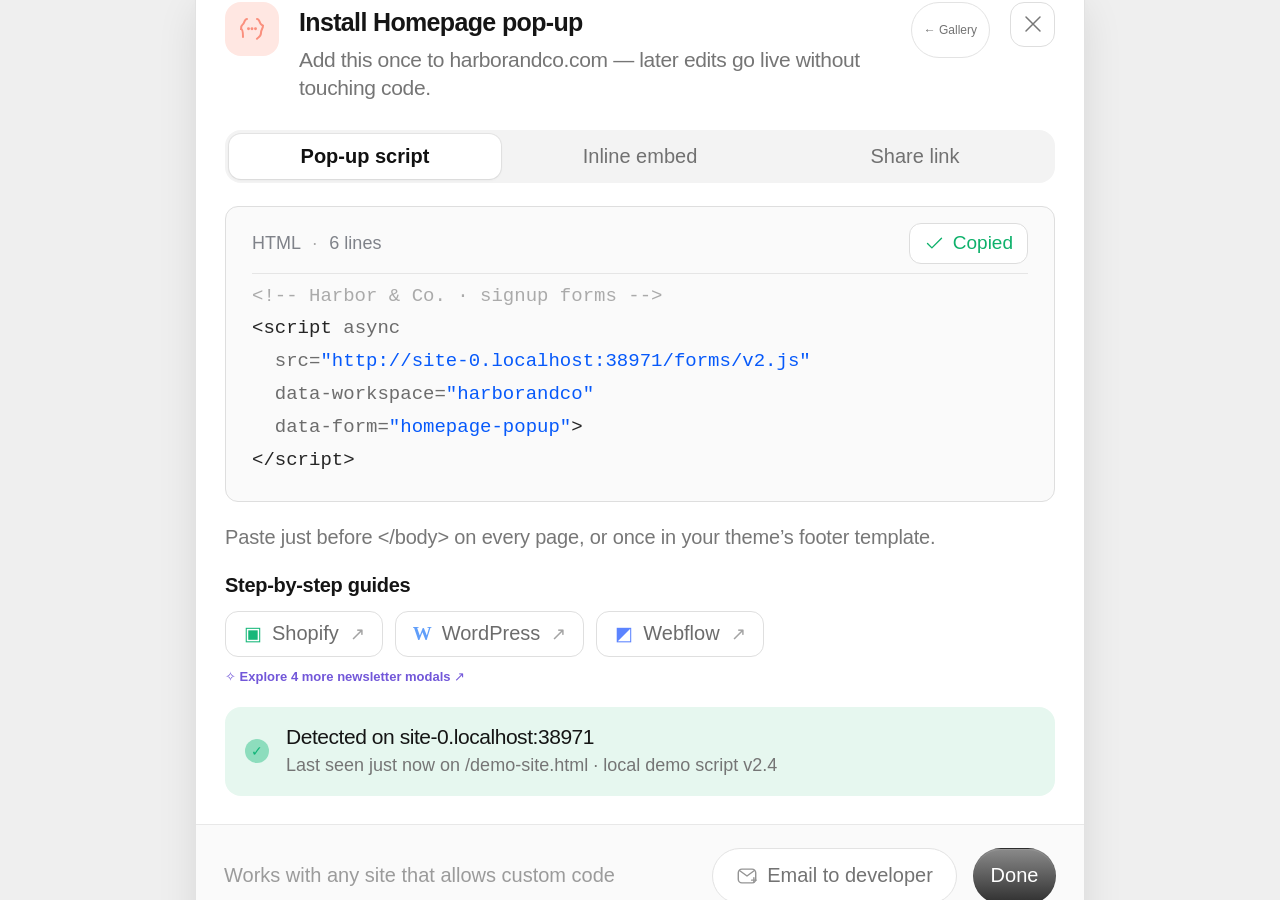
<file: install.html>
<!doctype html>
<html lang="en">
<head>
  <meta charset="UTF-8" />
  <meta name="viewport" content="width=device-width, initial-scale=1.0" />
  <meta name="theme-color" content="#eeeeee" />
  <title>Install Homepage pop-up · pop-up UI library</title>
  <link rel="stylesheet" href="styles.css" />
</head>
<body class="app-page">
  <main class="workspace" aria-label="Installation UI preview">
    <section class="reopen-panel" id="reopen-panel" hidden>
      <span class="reopen-kicker">FORM INSTALLATION</span>
      <h1>You're all set.</h1>
      <p>Open the installation dialog to get your embed code, share link, or instructions.</p>
      <div class="reopen-actions">
        <a class="pill pill-outline" href="index.html">← All designs</a>
        <a class="pill pill-outline" href="newsletter.html">Explore 4 newsletter designs ↗</a>
        <button class="pill pill-dark" id="reopen-button" type="button">Open installation dialog</button>
        <a class="pill pill-outline" href="demo-site.html" target="_blank" rel="noopener">View live demo ↗</a>
      </div>
    </section>
  </main>

  <div class="dialog-layer" id="dialog-layer">
    <section class="install-dialog" role="dialog" aria-modal="true" aria-labelledby="dialog-title" aria-describedby="dialog-description">
      <div class="dialog-content">
        <header class="dialog-header">
          <div class="brand-icon" aria-hidden="true">
            <svg width="32" height="32" viewBox="0 0 32 32" fill="none"><path d="M11 6C8.3 6 8.6 10 7 11.2 5.7 12.2 5 12.6 5 16 7 16.1 7 20.1 7 24 10.1 24.5 11.1 25.8" stroke="currentColor" stroke-width="2" stroke-linecap="round"/><path d="M21 6c2.7 0 2.4 4 4 5.2 1.3 1 2 1.4 2 1.4 0 3.4-2 3.5-2 7.5 0 3.9-3.1 4.4-4.1 5.7" stroke="currentColor" stroke-width="2" stroke-linecap="round"/><circle cx="12.5" cy="15.7" r="1.45" fill="currentColor"/><circle cx="19.5" cy="15.7" r="1.45" fill="currentColor"/><circle cx="16" cy="15.7" r="1.45" fill="currentColor"/></svg>
          </div>
          <div class="header-copy">
            <h1 id="dialog-title">Install Homepage pop-up</h1>
            <p id="dialog-description">Add this once to <span id="header-domain">harborandco.com</span> — later edits go live without touching code.</p>
          </div>
          <a href="index.html" class="pill pill-outline" style="padding:7px 12px;font-size:12px;margin-left:auto;white-space:nowrap;align-self:flex-start" aria-label="Back to UI gallery">← Gallery</a>
          <button class="icon-button close-button" id="close-dialog" type="button" aria-label="Close installation dialog" title="Close">
            <svg width="24" height="24" viewBox="0 0 24 24" fill="none" stroke="currentColor" stroke-width="1.5" stroke-linecap="round"><path d="M5 5l14 14M19 5L5 19"/></svg>
          </button>
        </header>

        <div class="tabs" role="tablist" aria-label="Installation method">
          <button class="tab active" role="tab" aria-selected="true" tabindex="0" id="tab-popup" data-tab="popup" aria-controls="tab-panel">Pop-up script</button>
          <button class="tab" role="tab" aria-selected="false" tabindex="-1" id="tab-inline" data-tab="inline" aria-controls="tab-panel">Inline embed</button>
          <button class="tab" role="tab" aria-selected="false" tabindex="-1" id="tab-share" data-tab="share" aria-controls="tab-panel">Share link</button>
        </div>

        <div id="tab-panel" role="tabpanel" aria-labelledby="tab-popup" tabindex="0">
          <section class="code-card" id="code-card">
            <div class="code-toolbar">
              <span class="code-caption" id="code-caption">HTML <span class="dot">·</span> 6 lines</span>
              <button class="copy-button copied" id="copy-code" type="button" aria-label="Copy installation code">
                <svg width="21" height="21" viewBox="0 0 24 24" fill="none" stroke="currentColor" stroke-width="1.6" stroke-linecap="round" stroke-linejoin="round" aria-hidden="true"><path d="M4 12l5 5L20 6"/></svg><span id="copy-label">Copied</span>
              </button>
            </div>
            <div class="code-body" id="code-body"></div>
          </section>
          <p class="installation-hint" id="installation-hint">Paste just before <code>&lt;/body&gt;</code> on every page, or once in your theme’s footer template.</p>
          <section class="guides-section" id="guides-section">
            <h2>Step-by-step guides</h2>
            <div class="guide-links">
              <button class="guide-button" type="button" data-guide="shopify"><span class="guide-logo shopify-logo" aria-hidden="true">▣</span> Shopify <span class="external-arrow" aria-hidden="true">↗</span></button>
              <button class="guide-button" type="button" data-guide="wordpress"><span class="guide-logo wordpress-logo" aria-hidden="true">W</span> WordPress <span class="external-arrow" aria-hidden="true">↗</span></button>
              <button class="guide-button" type="button" data-guide="webflow"><span class="guide-logo webflow-logo" aria-hidden="true">◩</span> Webflow <span class="external-arrow" aria-hidden="true">↗</span></button>
            </div>
            <a href="newsletter.html" style="display:inline-flex;align-items:center;gap:7px;margin-top:12px;color:#7257d9;font-size:13px;font-weight:600;text-decoration:none">✧ Explore 4 more newsletter modals ↗</a>
          </section>
          <section class="detection-banner" id="detection-banner" aria-live="polite">
            <span class="detection-check" id="detection-icon" aria-hidden="true">✓</span>
            <div class="detection-text"><strong id="detection-title">Detected on harborandco.com</strong><small id="detection-description">Last seen 2 min ago on /collections/kitchen · script v2.4</small></div>
          </section>
        </div>
      </div>
      <footer class="dialog-footer">
        <button class="footer-caption footer-settings" id="footer-settings" type="button" title="Customize installation settings">Works with any site that allows custom code</button>
        <div class="footer-actions">
          <button class="pill pill-outline email-button" id="email-button" type="button">
            <svg width="22" height="22" viewBox="0 0 24 24" fill="none" stroke="currentColor" stroke-width="1.55" stroke-linecap="round" stroke-linejoin="round" aria-hidden="true"><rect x="2.5" y="4.5" width="19" height="15" rx="4"/><path d="m3.8 6 8.2 6 8.1-6"/><path d="M17 16.5h5m-2.5-2.5v5"/></svg>
            Email to developer
          </button>
          <button class="pill pill-dark done-button" id="done-button" type="button">Done</button>
        </div>
      </footer>
    </section>
  </div>

  <dialog class="sub-dialog" id="guide-dialog" aria-labelledby="guide-title">
    <div class="sub-dialog-header"><span class="sub-kicker">INSTALLATION GUIDE</span><button class="small-icon-button" data-close-guide aria-label="Close guide" type="button">×</button></div>
    <h2 id="guide-title"></h2><p id="guide-intro"></p><ol id="guide-steps"></ol>
    <div class="sub-dialog-actions"><button class="pill pill-outline" data-close-guide type="button">Back</button><button class="pill pill-dark" id="guide-copy" type="button">Copy code</button></div>
  </dialog>
  <dialog class="sub-dialog settings-dialog" id="settings-dialog" aria-labelledby="settings-title">
    <div class="sub-dialog-header"><span class="sub-kicker">DEMO SETTINGS</span><button class="small-icon-button" data-close-settings aria-label="Close settings" type="button">×</button></div>
    <h2 id="settings-title">Customize your installation</h2>
    <p>These options update all three installation methods. The widget in this package stores test sign-ups locally.</p>
    <form id="settings-form" class="settings-form" method="dialog">
      <label>Website domain<input name="domain" required autocomplete="off" /></label>
      <label>Workspace ID<input name="workspace" required pattern="[a-zA-Z0-9_-]+" /></label>
      <label>Form ID<input name="form" required pattern="[a-zA-Z0-9_-]+" /></label>
      <label>Developer email (optional)<input name="developerEmail" type="email" placeholder="developer@example.com" /></label>
      <div class="sub-dialog-actions"><button type="button" class="pill pill-outline" data-close-settings>Cancel</button><button class="pill pill-dark" type="submit">Save changes</button></div>
    </form>
  </dialog>
  <button class="floating-settings" id="open-settings" type="button" aria-label="Customize demo settings" title="Customize demo settings"><svg width="21" height="21" viewBox="0 0 24 24" fill="none" stroke="currentColor" stroke-width="1.8" stroke-linecap="round"><circle cx="12" cy="12" r="3.3"/><path d="M12 2v2M12 20v2M2 12h2M20 12h2M4.9 4.9l1.5 1.5m11.2 11.2 1.5 1.5m0-14.2-1.5 1.5M6.4 17.6l-1.5 1.5"/></svg></button>
  <div id="toast" class="toast" role="status" aria-live="polite"></div>
  <script src="main.js"></script>
</body>
</html>
</file>
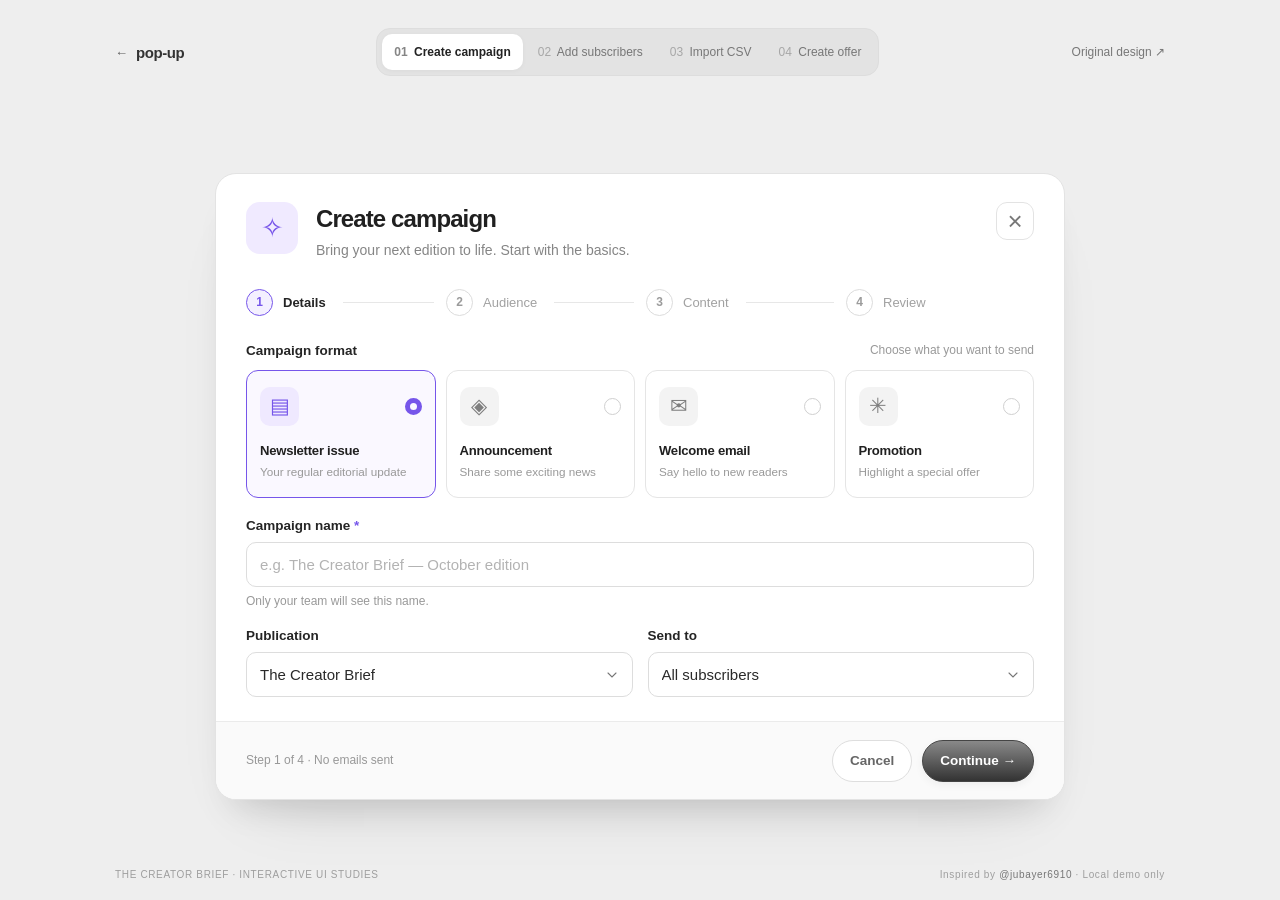
<file: newsletter.html>
<!doctype html>
<html lang="en">
<head>
  <meta charset="utf-8">
  <meta name="viewport" content="width=device-width,initial-scale=1">
  <meta name="theme-color" content="#efefef">
  <meta name="description" content="Four interactive newsletter modal recreations, inspired by Jubayer's UI studies.">
  <title>Newsletter modal collection · pop-up</title>
  <link rel="stylesheet" href="newsletter.css">
  <script src="newsletter.js" defer></script>
</head>
<body>
  <main class="stage">
    <header class="gallery-bar" aria-label="Design gallery navigation">
      <a class="brand-link" href="./index.html" aria-label="Back to all designs">← <span>pop-up</span></a>
      <nav class="gallery-switcher" aria-label="Choose modal">
        <button type="button" class="gallery-tab is-active" data-open="campaign" aria-current="page"><span>01</span> Create campaign</button>
        <button type="button" class="gallery-tab" data-open="subscribers"><span>02</span> Add subscribers</button>
        <button type="button" class="gallery-tab" data-open="import"><span>03</span> Import CSV</button>
        <button type="button" class="gallery-tab" data-open="offer"><span>04</span> Create offer</button>
      </nav>
      <a class="source-link" href="https://x.com/jubayer6910/status/2114634027147923544" target="_blank" rel="noopener noreferrer">Original design ↗</a>
    </header>

    <section class="modal-frame" aria-label="Newsletter UI modal collection">
      <article class="modal-panel" id="campaign-panel" data-panel="campaign" aria-labelledby="campaign-title">
        <div class="modal-inner">
          <div class="modal-head">
            <div class="head-icon violet-icon" aria-hidden="true">✧</div>
            <div class="head-copy"><h1 id="campaign-title">Create campaign</h1><p>Bring your next edition to life. Start with the basics.</p></div>
            <button type="button" class="icon-close" data-close aria-label="Close dialog">×</button>
          </div>
          <ol class="steps four-steps" aria-label="Campaign creation progress">
            <li class="step current"><b>1</b><span>Details</span></li>
            <li class="step"><b>2</b><span>Audience</span></li>
            <li class="step"><b>3</b><span>Content</span></li>
            <li class="step"><b>4</b><span>Review</span></li>
          </ol>
          <form id="campaign-form" novalidate>
            <div class="field-block">
              <div class="label-row"><label class="field-title" id="format-label">Campaign format</label><span class="field-note">Choose what you want to send</span></div>
              <div class="format-grid" role="radiogroup" aria-labelledby="format-label">
                <label class="option-card selected"><input type="radio" name="format" value="Newsletter issue" checked><span class="choice-top"><span class="tile-icon">▤</span><span class="radio-dot"></span></span><strong>Newsletter issue</strong><small>Your regular editorial update</small></label>
                <label class="option-card"><input type="radio" name="format" value="Announcement"><span class="choice-top"><span class="tile-icon">◈</span><span class="radio-dot"></span></span><strong>Announcement</strong><small>Share some exciting news</small></label>
                <label class="option-card"><input type="radio" name="format" value="Welcome email"><span class="choice-top"><span class="tile-icon">✉</span><span class="radio-dot"></span></span><strong>Welcome email</strong><small>Say hello to new readers</small></label>
                <label class="option-card"><input type="radio" name="format" value="Promotion"><span class="choice-top"><span class="tile-icon">✳</span><span class="radio-dot"></span></span><strong>Promotion</strong><small>Highlight a special offer</small></label>
              </div>
            </div>
            <div class="field-block"><label class="field-title" for="campaign-name">Campaign name <span class="req">*</span></label><input class="text-input" id="campaign-name" name="name" placeholder="e.g. The Creator Brief — October edition" maxlength="100" required><p class="field-note below">Only your team will see this name.</p></div>
            <div class="two-cols">
              <div class="field-block"><label class="field-title" for="campaign-publication">Publication</label><select class="select-input" id="campaign-publication"><option>The Creator Brief</option><option>Studio Notes</option><option>Design Dispatch</option></select></div>
              <div class="field-block"><label class="field-title" for="campaign-audience">Send to</label><select class="select-input" id="campaign-audience"><option>All subscribers</option><option>Paid subscribers</option><option>Free subscribers</option></select></div>
            </div>
            <p class="form-error" id="campaign-error" role="alert" hidden></p>
          </form>
        </div>
        <footer class="modal-footer"><span class="footer-hint" id="campaign-footnote">Your campaign will be saved as a draft</span><div class="footer-buttons"><button type="button" class="btn btn-secondary" data-reset="campaign">Cancel</button><button type="submit" form="campaign-form" class="btn btn-primary">Continue <span aria-hidden="true">→</span></button></div></footer>
      </article>

      <article class="modal-panel" id="subscribers-panel" data-panel="subscribers" aria-labelledby="subscribers-title" hidden>
        <div class="modal-inner">
          <div class="modal-head"><div class="head-icon violet-icon" aria-hidden="true">♙</div><div class="head-copy"><h1 id="subscribers-title">Add subscribers</h1><p>Grow The Creator Brief, one reader at a time.</p></div><button type="button" class="icon-close" data-close aria-label="Close dialog">×</button></div>
          <div class="segmented" role="tablist" aria-label="Subscriber entry method">
            <button type="button" role="tab" aria-selected="true" class="segment active" data-entry="single">Single subscriber</button>
            <button type="button" role="tab" aria-selected="false" class="segment" data-entry="paste">Paste list</button>
            <button type="button" role="tab" aria-selected="false" class="segment" data-entry="csv">Import CSV</button>
          </div>
          <form id="subscriber-form" novalidate>
            <div data-entry-panel="single">
              <div class="field-block"><label class="field-title" for="subscriber-email">Email address <span class="req">*</span></label><input class="text-input" type="email" id="subscriber-email" placeholder="alex@example.com" autocomplete="email"></div>
              <div class="two-cols">
                <div class="field-block"><label class="field-title" for="subscriber-first">First name</label><input class="text-input" id="subscriber-first" placeholder="Alex"></div>
                <div class="field-block"><label class="field-title" for="subscriber-last">Last name</label><input class="text-input" id="subscriber-last" placeholder="Morgan"></div>
              </div>
            </div>
            <div data-entry-panel="paste" hidden>
              <div class="field-block"><label class="field-title" for="paste-emails">Email addresses</label><textarea class="text-input multi-input" id="paste-emails" placeholder="alex@example.com&#10;sam@example.com&#10;jordan@example.com"></textarea><p class="field-note below" id="paste-count">Separate with commas or new lines · 0 valid</p></div>
            </div>
            <div data-entry-panel="csv" hidden>
              <label class="csv-drop" for="subscriber-csv"><span class="file-icon">⇧</span><strong>Select a CSV file</strong><small>Accepted: .csv · Up to 5 MB</small><span class="btn btn-secondary small-btn">Browse files</span></label>
              <input class="sr-only" id="subscriber-csv" type="file" accept=".csv,text/csv">
              <p class="field-note below" id="csv-file-name">Map the columns before adding subscribers.</p>
            </div>
            <div class="two-cols">
              <div class="field-block"><label class="field-title" for="subscriber-plan">Subscription plan</label><select class="select-input" id="subscriber-plan"><option>Free subscribers</option><option>Paid subscribers</option><option>Founding members</option></select></div>
              <div class="field-block"><label class="field-title" for="subscriber-tags">Tags</label><div class="tag-editor" id="subscriber-tags-box"><div class="tag-list" id="subscriber-tag-list"></div><input id="subscriber-tags" aria-label="Add tag" placeholder="+ Add tag" maxlength="25"></div><p class="field-note below">Press Enter to add a tag.</p></div>
            </div>
            <div class="switch-list">
              <label class="switch-row"><span><strong>Send a welcome email</strong><small>Give readers a warm introduction.</small></span><input class="switch-input" type="checkbox" id="subscriber-welcome" checked><span class="toggle-visual"></span></label>
              <label class="switch-row"><span><strong>Require double opt-in</strong><small>Ask subscribers to confirm their address.</small></span><input class="switch-input" type="checkbox" id="subscriber-double"><span class="toggle-visual"></span></label>
            </div>
            <label class="consent-line"><input type="checkbox" id="subscriber-consent"><span>I confirm these readers gave permission to subscribe.</span></label>
            <p class="form-error" id="subscriber-error" role="alert" hidden></p>
          </form>
        </div>
        <footer class="modal-footer"><span class="footer-hint" id="subscriber-footnote">Subscribers are stored only in this browser</span><div class="footer-buttons"><button type="button" class="btn btn-secondary" data-reset="subscribers">Cancel</button><button type="submit" form="subscriber-form" class="btn btn-primary" id="subscriber-submit">Add subscriber <span>→</span></button></div></footer>
      </article>

      <article class="modal-panel" id="import-panel" data-panel="import" aria-labelledby="import-title" hidden>
        <div class="modal-inner">
          <div class="modal-head"><div class="head-icon violet-icon" aria-hidden="true">⇧</div><div class="head-copy"><h1 id="import-title">Import subscribers</h1><p>Match the columns in your file to the fields in The Creator Brief.</p></div><button type="button" class="icon-close" data-close aria-label="Close dialog">×</button></div>
          <ol class="steps three-steps"><li class="step complete"><b>✓</b><span>Upload</span></li><li class="step current" id="map-progress"><b>2</b><span>Map columns</span></li><li class="step" id="review-progress"><b>3</b><span>Review</span></li></ol>
          <div class="upload-summary"><span class="file-icon green">CSV</span><span><strong id="import-file-name">creator-brief-subscribers.csv</strong><small id="import-file-size">Sample data · 80 rows · 5 columns</small></span><button type="button" class="text-action" id="replace-file">Replace file</button><input type="file" class="sr-only" id="import-csv" accept=".csv,text/csv"></div>
          <div id="mapping-view">
            <div class="table-scroll"><table class="mapping-table"><thead><tr><th>Column in file</th><th>Sample value</th><th>Import as</th><th>Status</th></tr></thead><tbody id="mapping-body"></tbody></table></div>
            <div class="warning-note" id="date-warning"><span class="warning-icon">!</span><span><strong id="date-warning-title">18 rows have unreadable dates</strong><small>Dates without a recognizable format will be omitted. Other subscriber data is preserved.</small></span></div>
          </div>
          <div id="review-view" hidden>
            <h2 class="subheading">Review before importing</h2>
            <div class="review-stats"><div><strong id="review-total">80</strong><small>Total rows</small></div><div><strong id="review-valid">80</strong><small>Valid emails</small></div><div><strong id="review-invalid">0</strong><small>Invalid or duplicate</small></div></div>
            <div class="review-detail" id="review-summary"></div>
          </div>
          <label class="consent-line import-consent"><input type="checkbox" id="import-consent"><span>I confirm these readers gave permission to subscribe. Imported records will be stored locally for this demo.</span></label>
          <p class="form-error" id="import-error" role="alert" hidden></p>
        </div>
        <footer class="modal-footer"><span class="footer-hint" id="import-footnote">Step 2 of 3 · sample import</span><div class="footer-buttons"><button type="button" class="btn btn-secondary" id="import-back">Back</button><button type="button" class="btn btn-primary" id="import-next">Continue to review <span>→</span></button></div></footer>
      </article>

      <article class="modal-panel offer-panel" id="offer-panel" data-panel="offer" aria-labelledby="offer-title" hidden>
        <div class="modal-inner">
          <div class="modal-head"><div class="head-icon violet-icon" aria-hidden="true">◇</div><div class="head-copy"><h1 id="offer-title">Create offer</h1><p>Reward new readers with a special subscription price.</p></div><button type="button" class="icon-close" data-close aria-label="Close dialog">×</button></div>
          <form id="offer-form" novalidate><div class="offer-layout">
            <div class="offer-fields">
              <div class="field-block"><label class="field-title" for="offer-name">Offer name</label><input id="offer-name" class="text-input" value="Welcome to The Creator Brief"></div>
              <div class="field-block"><label class="field-title">Discount type</label><div class="discount-tabs" role="radiogroup" aria-label="Discount type"><label class="discount-pill chosen"><input type="radio" name="discount-type" value="percent" checked>Percentage off</label><label class="discount-pill"><input type="radio" name="discount-type" value="amount">Amount off</label></div></div>
              <div class="two-cols">
                <div class="field-block"><label class="field-title" for="offer-discount">Discount value</label><div class="input-addon"><input id="offer-discount" type="number" min="0" max="100" step="1" value="30"><span id="discount-unit">%</span></div></div>
                <div class="field-block"><label class="field-title" for="offer-duration">Duration</label><select id="offer-duration" class="select-input"><option value="3">First 3 months</option><option value="1">First month</option><option value="6">First 6 months</option><option value="12">First year</option></select></div>
              </div>
              <div class="field-block"><label class="field-title" for="offer-eligible">Eligible readers</label><select id="offer-eligible" class="select-input"><option>New subscribers</option><option>All free subscribers</option><option>All subscribers</option></select></div>
              <div class="field-block"><label class="field-title" for="offer-code">Offer code</label><input id="offer-code" class="text-input code-input" maxlength="24" value="WELCOME30" pattern="[A-Za-z0-9_-]{3,24}"></div>
              <label class="switch-row offer-switch"><span><strong>Make this offer available</strong><small>Allow readers to use the shareable link.</small></span><input class="switch-input" id="offer-active" type="checkbox" checked><span class="toggle-visual"></span></label>
            </div>
            <aside class="offer-preview" aria-live="polite">
              <div class="preview-top"><span>LIVE PREVIEW</span><span class="preview-dot">●</span></div>
              <div class="preview-brand">✳ <span>The Creator Brief</span></div>
              <div class="preview-card">
                <span class="offer-pill" id="preview-badge">30% OFF</span>
                <h2>Thoughtful ideas.<br>Delivered weekly.</h2>
                <p>Join readers turning great ideas into better work.</p>
                <div class="price-row"><strong id="preview-price">$3.50</strong><span>/ month</span></div>
                <div class="price-was" id="preview-before">Normally $5.00 / month</div>
                <div class="preview-btn">Subscribe and save →</div>
                <small id="preview-duration">For your first 3 months</small>
              </div>
              <div class="preview-link-row"><span><small>Shareable link</small><strong id="preview-link">/offer/WELCOME30</strong></span><button type="button" id="offer-copy" class="copy-link" aria-label="Copy offer link">⧉</button></div>
              <div class="eligible-note">◎ <span id="preview-eligible">New subscribers</span> · <span id="preview-availability">Available now</span></div>
            </aside>
          </div><p class="form-error" id="offer-error" role="alert" hidden></p></form>
        </div>
        <footer class="modal-footer"><span class="footer-hint" id="offer-footnote">Preview updates as you edit the offer</span><div class="footer-buttons"><button type="button" class="btn btn-secondary" data-reset="offer">Cancel</button><button type="submit" form="offer-form" class="btn btn-primary">Create offer <span>→</span></button></div></footer>
      </article>
    </section>

    <div class="closed-panel" id="closed-panel" hidden><span>✳</span><h2>Modal closed</h2><p>Pick one of the four designs to open it again.</p><button class="btn btn-primary" data-open="campaign" type="button">Open collection →</button></div>
    <div class="gallery-bottom"><span>THE CREATOR BRIEF · INTERACTIVE UI STUDIES</span><span>Inspired by <a href="https://x.com/jubayer6910/status/2114634027147923544" target="_blank" rel="noopener noreferrer">@jubayer6910</a> · Local demo only</span></div>
    <div class="toast" id="toast" role="status" aria-live="polite"></div>
  </main>
</body>
</html>
</file>
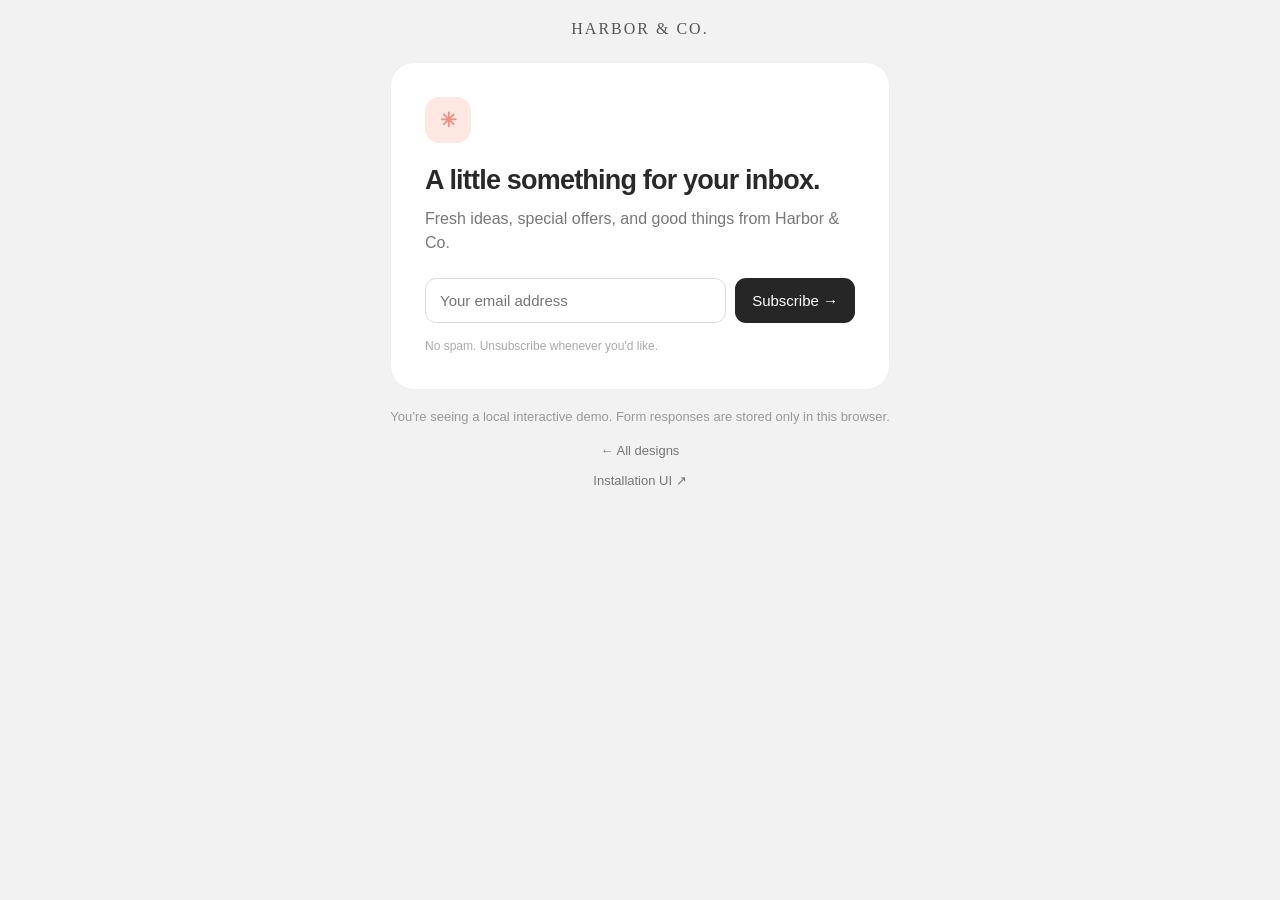
<file: share.html>
<!doctype html><html lang="en"><head><meta charset="utf-8"><meta name="viewport" content="width=device-width,initial-scale=1"><title>Harbor & Co. — Join our mailing list</title><style>*{box-sizing:border-box}html,body{margin:0;min-height:100%;font-family:Inter,-apple-system,BlinkMacSystemFont,"Segoe UI",sans-serif}body{background:#f2f2f2;color:#292929;display:grid;place-items:center;padding:20px}.share-wrapper{width:min(500px,100%)}.company{text-align:center;font-family:Georgia,serif;letter-spacing:2px;color:#565656;margin-bottom:24px}.caption{text-align:center;color:#999;font-size:13px;line-height:1.7;padding-top:16px}.back{display:block;text-align:center;margin-top:15px;color:#777;font-size:13px;text-decoration:none}.back:hover{text-decoration:underline}</style></head><body><main class="share-wrapper"><div class="company">HARBOR & CO.</div><div id="inline-signup"></div><div class="caption">You’re seeing a local interactive demo. Form responses are stored only in this browser.</div><a href="index.html" class="back">← All designs</a><a href="install.html" class="back">Installation UI ↗</a></main><script>(()=>{const params=new URLSearchParams(location.search),script=document.createElement('script');script.src='./forms/v2.js';script.async=true;script.dataset.workspace=params.get('workspace')||'harborandco';script.dataset.form=params.get('form')||'homepage-popup';script.dataset.target='#inline-signup';document.body.appendChild(script)})();</script></body></html>
</file>
<file: gallery-v2.css>
/* pop-up / collection — 2026 editorial system.
   References: neutral Geist-style hierarchy, restrained motion, content-first cards. */
:root {
  color-scheme: light;
  --canvas:#f7f7f5; --surface:#fff; --surface-2:#f1f1ef; --surface-3:#ebebe9;
  --ink:#252723; --subtle:#6e706b; --mute:#696d67; --border:#e3e4df; --line:#e7e8e3;
  --purple:#7655b9; --purple-soft:#efeafb; --focus:#8b77da;
  --shadow:0 16px 38px -29px rgba(28,29,25,.28);
  --mono:ui-monospace,"SFMono-Regular",Consolas,monospace;
  font-family:Inter,-apple-system,BlinkMacSystemFont,"Segoe UI",sans-serif;
  font-synthesis:none;-webkit-font-smoothing:antialiased;
}
html[data-theme="dark"] {
  color-scheme:dark;
  --canvas:#151619;--surface:#1e2024;--surface-2:#282a2d;--surface-3:#313339;
  --ink:#f2f2ef;--subtle:#b0b1b4;--mute:#afb1b7;--border:#3b3e40;--line:#35383b;
  --purple:#b39aff;--purple-soft:#363041;--focus:#ba9eff;
  --shadow:0 18px 40px -23px rgba(0,0,0,.55);
}
*{box-sizing:border-box}
html{scroll-behavior:smooth;scroll-padding-top:94px}
body{margin:0;min-width:320px;background:var(--canvas);color:var(--ink)}
button,input{font:inherit}
button{cursor:pointer}button:disabled{cursor:default}
a{color:inherit;text-decoration:none}
[hidden]{display:none!important}
button:focus-visible,a:focus-visible,input:focus-visible{outline:2px solid var(--focus);outline-offset:3px}
::selection{background:#baa9ef80}
.site{max-width:1380px;padding:0 40px;margin:0 auto}
.sr-only{position:absolute;width:1px;height:1px;overflow:hidden;clip:rect(0,0,0,0);white-space:nowrap}
.skip-link{position:fixed;z-index:120;top:12px;left:16px;padding:12px 16px;background:var(--ink);color:var(--surface);border-radius:9px;transform:translateY(-150%);transition:transform .2s}
.skip-link:focus{transform:translateY(0)}
.site-header{position:sticky;top:0;z-index:20;height:79px;display:flex;align-items:center;gap:35px;border-bottom:1px solid var(--border);background:color-mix(in srgb,var(--canvas) 88%,transparent);backdrop-filter:blur(14px);-webkit-backdrop-filter:blur(14px)}
.logotype{display:flex;align-items:center;gap:11px;font-size:21px;letter-spacing:-.8px;font-weight:730;white-space:nowrap}
.logo-glyph{width:32px;height:32px;border-radius:11px;background:var(--ink);color:var(--surface);display:grid;place-items:center;font-size:19px;line-height:1}
.logo-divider{height:18px;width:1px;background:var(--border);margin:0 2px 0 4px}
.logo-caption{font-size:11px;letter-spacing:.04em;font-weight:470;color:var(--mute)}
.primary-nav{display:flex;align-items:center;gap:31px;margin-left:auto}
.primary-nav a{font-size:12px;color:var(--subtle);transition:color .15s;white-space:nowrap}
.primary-nav a:hover,.primary-nav a.current{color:var(--ink)}
.header-actions{display:flex;gap:10px;align-items:center}
.top-search{height:35px;display:flex;gap:10px;align-items:center;background:var(--surface);border:1px solid var(--border);border-radius:9px;padding:0 8px 0 12px;color:var(--mute);font-size:11px;white-space:nowrap}
.top-search:hover{border-color:var(--mute);color:var(--ink)}
.search-glyph{font-size:22px;font-weight:350;line-height:1}
kbd{font:10px var(--mono);padding:3px 5px;background:var(--surface-2);border:1px solid var(--border);border-radius:5px;color:var(--mute)}
.theme-button{display:grid;place-items:center;height:35px;width:35px;background:var(--surface);border:1px solid var(--border);border-radius:9px;color:var(--subtle)}
.theme-button svg{width:17px;height:17px}
.theme-button:hover{color:var(--ink);border-color:var(--mute)}
.hero{padding-top:67px}
.hero-main{display:grid;grid-template-columns:1.08fr .92fr;min-height:442px;gap:35px;align-items:center}
.hero-content{padding:8px 0 48px;position:relative;z-index:1}
.overline{display:flex;align-items:center;gap:10px;font:600 10px var(--mono);letter-spacing:.115em;color:var(--subtle)}
.signal{height:6px;width:6px;border-radius:50%;background:#7f9e80;box-shadow:0 0 0 4px #7f9e801e}
.overline-separator{color:var(--subtle)}
.hero h1{font-size:clamp(49px,5.1vw,74px);letter-spacing:-.072em;font-weight:615;line-height:1.105;margin:23px 0 21px}
.hero h1 em{font-style:normal;font-weight:450;color:var(--mute)}
.hero-content>p{font-size:14.5px;line-height:1.84;color:var(--subtle);max-width:490px;margin:0}
.hero-actions{display:flex;align-items:center;gap:15px;margin-top:28px}
.primary-cta{background:var(--ink);color:var(--surface);padding:13px 18px;border:1px solid var(--ink);border-radius:9px;display:inline-flex;align-items:center;justify-content:space-between;gap:20px;font-size:12px;font-weight:650;transition:transform .18s,box-shadow .18s}
.primary-cta:hover{transform:translateY(-2px);box-shadow:0 9px 20px #0000001a}
.primary-cta span{font-size:16px}
.quiet-cta{font-size:12px;color:var(--subtle);padding:11px 12px}
.quiet-cta:hover{color:var(--ink)}
.hero-aside{height:355px;position:relative;display:flex;align-items:center;justify-content:center;isolation:isolate}
.hero-aside:before{content:"";position:absolute;z-index:-1;width:430px;height:260px;max-width:100%;background:radial-gradient(ellipse,#c8c0d047 0%,transparent 68%);filter:blur(15px)}
.showcase-back,.showcase-front{position:absolute;background:var(--surface);border:1px solid var(--border);border-radius:14px;box-shadow:var(--shadow)}
.showcase-back{width:320px;height:245px;transform:translate(68px,-24px) rotate(9deg);opacity:.68;padding:21px}
.window-dots{font-size:10px;letter-spacing:3px;color:#cacac7}
.back-head,.back-line{display:block;height:12px;border-radius:5px;background:var(--surface-3);margin-top:20px;width:52%}
.back-line{margin-top:10px;height:8px;width:86%}.back-line.short{width:64%}
.back-grid{display:grid;grid-template-columns:repeat(3,1fr);gap:10px;margin-top:22px}.back-grid span{height:67px;background:var(--surface-2);border:1px solid var(--border);border-radius:9px}
.showcase-front{width:345px;height:273px;transform:translate(-28px,18px) rotate(-6deg);padding:18px}
.showcase-top,.showcase-bottom{display:flex;align-items:center;justify-content:space-between}
.showcase-top{color:var(--mute);font-size:11px}
.showcase-identity{display:flex;gap:8px;align-items:center;font-size:11px;color:var(--subtle)}
.showcase-identity i{font-size:18px;color:#9a87ca;font-style:normal}
.showcase-chart{margin:21px 0 17px;padding:12px;border:1px solid var(--border);border-radius:10px;background:var(--surface-2);color:var(--purple)}
.sample-caption{display:block;font-size:10px;font-weight:610;color:var(--subtle);margin-bottom:6px}
.showcase-chart svg{display:block;width:100%;height:100px}
.showcase-bottom{font-size:10px;color:var(--mute)}
.showcase-arrow{width:23px;height:23px;display:grid;place-items:center;border-radius:50%;border:1px solid var(--border);color:var(--subtle);font-size:13px}
.floating-note{position:absolute;right:-7px;bottom:8px;padding:11px 13px;border-radius:10px;background:var(--ink);color:var(--surface);display:flex;gap:9px;align-items:center;box-shadow:0 15px 25px #00000020;transform:rotate(4deg)}
.floating-note>span:last-child{font-size:10px;line-height:1.45}
.floating-star{font-size:18px;color:#c8b5fa}
.hero-baseline{border-top:1px solid var(--border);border-bottom:1px solid var(--border);display:grid;grid-template-columns:repeat(3,max-content) 1fr;gap:40px;align-items:center;padding:23px 0}
.hero-baseline>div:not(:last-child){display:flex;align-items:baseline;gap:10px}
.hero-baseline strong{font-size:26px;letter-spacing:-.06em;font-weight:640}
.hero-baseline span{font-size:11px;color:var(--mute)}
.baseline-date{text-align:right;color:var(--mute);line-height:1.5;font-size:10px}
.collection{padding:82px 0 93px}
.section-intro{display:flex;justify-content:space-between;align-items:flex-end;gap:24px;margin-bottom:30px}
.section-intro h2{font-size:34px;letter-spacing:-.047em;font-weight:630;margin:12px 0 0}
.section-intro h2 span{display:inline-flex;vertical-align:middle;align-items:center;border:1px solid var(--border);border-radius:8px;font-size:12px;font-weight:580;letter-spacing:0;margin-left:9px;padding:5px 9px;color:var(--mute);background:var(--surface-2)}
.section-intro>p{margin:0 0 4px;font-size:12px;color:var(--mute)}
.collection-toolbar{display:flex;justify-content:space-between;align-items:center;gap:14px;margin-bottom:23px}
.filters{display:flex;gap:4px;align-items:center;flex-wrap:wrap}
.filter{border:1px solid transparent;background:transparent;color:var(--subtle);border-radius:8px;padding:9px 10px;display:inline-flex;align-items:center;gap:7px;font-size:11.5px;white-space:nowrap}
.filter span{font-size:10px;color:var(--mute)}
.filter:hover{background:var(--surface-2);color:var(--ink)}
.filter.active{border-color:var(--border);background:var(--surface);color:var(--ink);box-shadow:0 1px 2px #00000008;font-weight:620}
.toolbar-right{display:flex;align-items:center;gap:8px}
.search-control{min-width:200px;height:38px;display:flex;align-items:center;gap:7px;color:var(--mute);border:1px solid var(--border);border-radius:9px;background:var(--surface);padding:0 12px}
.search-control>span:first-child{font-size:19px}
.search-control:focus-within{border-color:var(--focus)}
.search-control input{min-width:0;width:100%;border:0;background:none;outline:none;font-size:11.5px;color:var(--ink)}
.search-control input::placeholder{color:var(--mute)}
.view-switch{height:38px;display:flex;align-items:center;gap:3px;border:1px solid var(--border);border-radius:9px;padding:3px;background:var(--surface)}
.view-switch button{border:0;border-radius:6px;width:30px;height:30px;background:transparent;color:var(--mute);font-size:17px}
.view-switch button.active{background:var(--surface-2);color:var(--ink)}
.card-grid{display:grid;grid-template-columns:repeat(3,minmax(0,1fr));gap:18px;align-items:stretch}
.piece{min-width:0;background:var(--surface);border:1px solid var(--border);border-radius:14px;overflow:hidden;position:relative;box-shadow:0 2px 3px #00000004;transition:transform .22s cubic-bezier(.2,.8,.2,1),box-shadow .22s,border-color .22s;animation:reveal .4s ease both}
.piece:hover{transform:translateY(-4px);box-shadow:var(--shadow);border-color:color-mix(in srgb,var(--mute) 50%,var(--border))}
.piece:focus-within{border-color:var(--focus)}
.piece-link{display:flex;flex-direction:column;height:100%}
.piece-art{height:254px;display:flex;align-items:center;justify-content:center;padding:21px;overflow:hidden;position:relative;isolation:isolate}
.piece-art:before{content:"";position:absolute;z-index:-1;inset:0;background:radial-gradient(ellipse at 52% 27%,#ffffff99,transparent 72%);pointer-events:none}
.tone-peach{background:#f2eae5}.tone-lavender{background:#eeeafa}.tone-rose{background:#f5ecee}.tone-sage{background:#eaf0eb}.tone-iris{background:#ece9f4}.tone-olive{background:#e8ede2}.tone-sand{background:#efece6}.tone-stone{background:#eaeae9}
.piece-info{padding:21px 21px 22px;display:flex;flex-direction:column;flex:1}
.piece-eyebrow{display:flex;align-items:center;justify-content:space-between;color:var(--mute);font:600 9.5px var(--mono);letter-spacing:.035em;text-transform:uppercase;margin-bottom:11px;padding-right:29px}
.piece-north{font-size:15px;font-family:Inter,sans-serif;color:var(--subtle);transition:transform .18s}
.piece:hover .piece-north{transform:translate(2px,-2px)}
.piece-info h3{font-size:20px;font-weight:630;letter-spacing:-.035em;line-height:1.2;margin:0 0 9px}
.piece-info p{font-size:12px;line-height:1.6;color:var(--subtle);margin:0 0 19px;min-height:37px}
.piece-tags{display:flex;align-items:center;gap:6px;margin-top:auto}
.piece-tags span{border:1px solid var(--border);border-radius:6px;color:var(--mute);font-size:9.5px;padding:5px 7px;background:var(--surface)}
.save-piece{position:absolute;right:13px;bottom:18px;border:0;background:transparent;border-radius:7px;width:29px;height:29px;color:var(--mute);display:grid;place-items:center}
.save-piece svg{width:17px;height:17px}
.save-piece:hover{background:var(--surface-2);color:var(--ink)}
.save-piece[aria-pressed="true"]{color:var(--purple)}
.save-piece[aria-pressed="true"] svg{fill:var(--purple-soft)}
/* Real HTML mockups: no image assets required */
.mini-dialog{width:100%;max-width:327px;min-height:196px;padding:14px;border:1px solid #e7e7e7;background:#fff;border-radius:12px;box-shadow:0 14px 22px #00000013;transform:rotate(-2deg);color:#262626;overflow:hidden}
.mini-top{display:flex;gap:9px;align-items:center}.mini-top>div{display:flex;flex:1;flex-direction:column;gap:4px;min-width:0}.mini-top b{font-size:12px;white-space:nowrap;overflow:hidden;text-overflow:ellipsis}.mini-top small{font-size:9px;color:#999}
.mini-symbol{width:29px;height:29px;border-radius:8px;display:grid;place-items:center;font-size:18px;flex:none}.mini-symbol.coral{background:#ffeae4;color:#fa8e6e}.mini-symbol.violet{background:#eee9ff;color:#8c6de9}.mini-symbol.mint{background:#e1f6ee;color:#23ab80}.mini-x{align-self:flex-start;color:#b6b6b6;font-size:16px}
.mini-tabs{margin:13px 0 10px;background:#f0f0f0;border-radius:7px;display:flex;padding:3px;align-items:center;gap:4px}.mini-tabs b,.mini-tabs span{flex:1;font-size:9px;font-weight:480;white-space:nowrap;text-align:center;padding:6px 3px;color:#999}.mini-tabs b{background:#fff;color:#333;border-radius:5px;box-shadow:0 1px 2px #00000013;font-weight:600}
.mini-code{border:1px solid #ededed;border-radius:7px;background:#fafafa;padding:9px 11px;display:flex;flex-direction:column;gap:6px;font:9px var(--mono);white-space:nowrap;overflow:hidden}.mini-code .blue{color:#306cdc}
.mini-success{margin-top:11px;background:#e4f6ed;color:#25896a;font-size:9px;padding:9px;border-radius:7px}
.mini-steps{display:flex;align-items:center;justify-content:space-between;color:#aaa;font-size:9px;margin:14px 0}.mini-steps strong{font-weight:650;color:#876be4}
.mini-label{display:block;font-size:9px;color:#7d7d7d;margin:11px 0 7px}
.mini-options{display:grid;grid-template-columns:1fr 1fr;gap:7px}.mini-options>div{border:1px solid #e7e7e7;border-radius:7px;padding:12px 9px;display:flex;flex-direction:column;gap:9px;color:#888;font-size:17px}.mini-options small{font-size:9px}.mini-options .picked{border-color:#a38be7;background:#faf7ff;color:#7657db}
.mini-field{padding:9px 11px;border:1px solid #e7e7e7;color:#888;border-radius:7px;font-size:9px;white-space:nowrap;overflow:hidden;text-overflow:ellipsis;background:#fff}
.mini-two{display:grid;grid-template-columns:1fr 1fr;gap:9px;margin-top:10px}.mini-two span{font-size:9px;color:#777}.mini-two .mini-field{margin-top:6px}
.mini-switch-row{margin-top:15px;padding-top:11px;border-top:1px solid #eee;display:flex;justify-content:space-between;align-items:center;font-size:9px}.mini-switch-row i{width:24px;height:13px;border-radius:30px;background:#8b66e4;position:relative}.mini-switch-row i:before{content:"";position:absolute;width:9px;height:9px;border-radius:50%;background:white;right:2px;top:2px}
.mini-file{border:1px solid #eee;border-radius:7px;padding:9px;font-size:10px}.mini-file small{float:right;color:#aaa}
.mini-table{margin-top:10px;font-size:9px}.mini-table>div{display:grid;grid-template-columns:1fr 1fr 30px;gap:5px;padding:8px 5px;border-bottom:1px solid #eee;color:#777}.mini-table>div:first-child{background:#f7f7f7;color:#aaa;border-radius:5px}.mini-table b{font-weight:500;color:#555}.mini-table em{color:#35ae82;font-style:normal}.mini-table em.amber{color:#df9e49}
.mini-offer{display:grid;grid-template-columns:1fr 1fr;gap:10px}.mini-offer .mini-label{margin:10px 0 5px}.mini-price{background:#f8f5ff;border:1px solid #e5dcfc;border-radius:9px;display:flex;flex-direction:column;align-items:center;justify-content:center;gap:6px;padding:10px 5px}.mini-price>span{font-size:9px;color:#8b6edf;background:#ede5ff;border-radius:20px;padding:5px 8px}.mini-price strong{font-size:24px}.mini-price small{font-size:9px;color:#999}.mini-price i{font-style:normal;background:#292929;color:#fff;border-radius:5px;font-size:9px;padding:7px}
.mini-rails{display:grid;grid-template-columns:repeat(3,1fr);width:100%;gap:8px;height:225px;color:#333}
.mini-rail{background:#fafafa;border:1px solid #e1e1e1;border-radius:9px;padding:10px 7px;overflow:hidden;font-size:9px;box-shadow:0 4px 8px #00000009}
.rail-heading{font-size:10px;font-weight:650;white-space:nowrap;margin-bottom:12px}.rail-heading span{float:right}.mini-rail .mini-tabs{margin-bottom:9px;padding:2px}.mini-rail .mini-tabs>*{font-size:7px}
.mini-rail p{font-size:9px;white-space:nowrap;overflow:hidden;text-overflow:ellipsis;padding:6px 4px;margin:0;color:#888}.mini-rail .rail-active{background:#e9e9e9;border-radius:6px;color:#333}
.mini-rail>small{display:block;color:#aaa;margin:10px 4px 3px;font-size:8px}.mini-dot{display:inline-block;background:#e48a0d;width:5px;height:5px;border-radius:50%;float:right}
.rail-menu{background:#fff;box-shadow:0 6px 10px #0001;border:1px solid #e8e8e8;border-radius:9px;padding:5px}.rail-menu p{color:#333}.rail-menu hr{border:0;border-top:1px solid #eee}
.mini-dashboard{width:100%;height:226px;background:#fff;border-radius:9px;border:1px solid #e3e3e3;box-shadow:0 10px 20px #00000010;display:grid;grid-template-columns:26% 1fr;position:relative;overflow:hidden;color:#333}
.mini-dashboard>aside{background:#fafafa;border-right:1px solid #eee;padding:12px 7px;display:flex;gap:13px;flex-direction:column;overflow:hidden}
.mini-dashboard>aside b{font-size:10px;white-space:nowrap}.mini-dashboard>aside small{color:#999;font-size:8px;white-space:nowrap}
.dash-content{min-width:0}.dash-top{padding:10px 12px;font-size:8px;color:#999;border-bottom:1px solid #eee;white-space:nowrap;overflow:hidden}.dash-subhead{font-size:10px;padding:11px 12px 8px;font-weight:680}
.dash-tabs{border-bottom:1px solid #eee;padding:0 12px 9px;font-size:8px;color:#999;display:flex;gap:14px;white-space:nowrap}.dash-tabs b{color:#6731d0;border-bottom:1px solid #6731d0}
.dash-drop{border:1px dashed #ddd;border-radius:5px;margin:14px 12px;height:86px;display:grid;place-content:center;text-align:center;gap:7px;font-size:22px;color:#aaa}.dash-drop small{font-size:8px}
.dash-lines{padding:14px}.dash-lines b{font-size:10px;line-height:1.5}.dash-lines i,.dash-pop-line,.mini-paragraph i{display:block;width:91%;height:5px;background:#eee;border-radius:5px;margin:9px 0}.dash-lines i:nth-last-child(1){width:40%}
.dash-chart{padding:12px;background:#fafafa;margin:10px 12px}.dash-chart svg{width:100%;height:90px;display:block}.dash-chart path,.dash-chart polyline{fill:none;stroke-width:2}
.dash-pop{position:absolute;top:42px;right:9px;width:48%;min-height:170px;background:#fff;border:1px solid #e2e2e2;border-radius:8px;box-shadow:0 10px 22px #00000015;padding:11px;color:#333}.dash-pop strong{font-size:10px}.dash-pop small{display:block;color:#aaa;font-size:8px;margin-top:8px;line-height:1.4}.dash-pop-line{height:5px;margin:11px 0 5px}.dash-pop-line.shorter{width:60%}.dash-pop-box{border:1px dashed #dedede;border-radius:5px;padding:13px 6px;font-size:9px;line-height:1.4;text-align:center;margin-top:9px}
.dash-chat{padding:9px}.chat-user{background:#7832dc;color:white;border-radius:7px;font-size:8px;padding:8px;display:table;margin-left:auto}.dash-chat p{font-size:9px;color:#777;margin:10px 0 5px}.dash-chat small{font-size:8px;color:#888}
.dash-chat .dash-chart{margin:7px 0;padding:1px}.dash-chat .dash-chart svg{height:60px}
.mini-store{background:#f9faf6;border-radius:9px;box-shadow:0 8px 20px #0002;width:100%;overflow:hidden;color:#292b25}.store-bar{background:#fff;display:flex;justify-content:space-between;padding:15px;font:650 11px Georgia,serif;letter-spacing:.13em}.store-bar span{font:9px Inter,sans-serif;letter-spacing:0;color:#888}.store-columns{display:grid;grid-template-columns:1fr 1fr;gap:10px;padding:24px 19px}.store-columns small{font-size:7px;color:#928775;letter-spacing:.07em}.store-columns h4{font:400 25px/1.1 Georgia,serif;letter-spacing:-.04em;margin:14px 0}.store-columns i{font-size:9px;font-style:normal;color:#52805c}.store-shape{background:linear-gradient(145deg,#c3d0b4,#708370);border-radius:100px 100px 7px 7px;height:145px;display:grid;place-items:center;font-size:65px;color:#f2f1e3}
.mini-share{text-align:center;width:min(270px,100%);color:#333}.share-logo{font:600 12px Georgia,serif;letter-spacing:.15em;margin-bottom:13px}.share-dialog{background:#fff;border-radius:10px;border:1px solid #e7e7e7;box-shadow:0 12px 28px #00000014;padding:18px}.share-dialog>b{font-size:22px;color:#b99992}.share-dialog h4{font:400 24px/1.15 Georgia,serif;margin:13px 0}.share-dialog p{font-size:9px;color:#aaa}.share-submit{background:#303030;color:#fff;border-radius:5px;padding:9px;font-size:10px;margin-top:10px}
.card-grid.list-view{grid-template-columns:1fr}
.card-grid.list-view .piece-link{flex-direction:row;align-items:stretch}
.card-grid.list-view .piece-art{height:185px;width:34%;flex:none}
.card-grid.list-view .piece-info{padding:25px 55px 20px 25px}
.card-grid.list-view .piece-info p{min-height:0;max-width:590px}
.card-grid.list-view .piece-tags{margin-top:6px}
.card-grid.list-view .mini-dialog,.card-grid.list-view .mini-dashboard,.card-grid.list-view .mini-rails,.card-grid.list-view .mini-store{transform:scale(.8)}
.empty-state{text-align:center;border:1px dashed var(--border);border-radius:14px;padding:58px 20px;background:var(--surface)}
.empty-mark{font-size:35px;color:var(--mute)}.empty-state h3{font-size:19px;margin:9px 0}.empty-state p{font-size:12px;color:var(--subtle)}
.empty-state button{margin-top:10px;border:1px solid var(--border);border-radius:9px;background:var(--surface-2);padding:11px 17px;color:var(--ink);font-size:12px}
.about{border-top:1px solid var(--border);padding:65px 0 76px;display:grid;grid-template-columns:1fr 1fr;gap:80px}
.about h2{font-size:clamp(32px,3.4vw,48px);letter-spacing:-.06em;line-height:1.12;margin:16px 0 0;font-weight:630}.about h2 em{font-weight:400;font-style:normal;color:var(--mute)}
.about-right>p{font-size:13px;line-height:1.9;color:var(--subtle);margin:0 0 21px;max-width:470px}
.reference-links{display:flex;flex-wrap:wrap;gap:9px}
.reference-links a{padding:9px 11px;border-radius:7px;border:1px solid var(--border);background:var(--surface);font-size:11px;color:var(--subtle)}
.reference-links a:hover{color:var(--ink);border-color:var(--mute)}
.footer{display:flex;justify-content:space-between;align-items:center;gap:20px;padding:26px 0 36px;border-top:1px solid var(--border);font-size:11px;color:var(--mute)}
.footer a:hover{color:var(--ink)}.footer-brand{font-size:15px;color:var(--ink);font-weight:650}.footer-brand span{color:var(--purple)}
.command-palette{width:min(550px,calc(100vw - 30px));max-height:min(620px,80dvh);padding:0;border:1px solid var(--border);border-radius:14px;background:var(--surface);color:var(--ink);box-shadow:0 25px 80px #00000045;overflow:hidden}
.command-palette::backdrop{background:#16171b80;backdrop-filter:blur(3px)}
.command-head{height:59px;display:flex;align-items:center;gap:12px;padding:0 17px;border-bottom:1px solid var(--border)}
.command-head>span{font-size:25px;color:var(--mute)}.command-head input{flex:1;min-width:0;border:0;outline:none;color:var(--ink);background:transparent;font-size:14px}.command-head button{border:1px solid var(--border);border-radius:5px;background:var(--surface-2);color:var(--mute);font:10px var(--mono);padding:4px 6px}
.command-results{padding:9px;overflow-y:auto;max-height:440px}
.command-result{width:100%;display:flex;align-items:center;gap:13px;text-align:left;border:0;border-radius:9px;padding:11px;background:transparent;color:var(--ink)}
.command-result:hover,.command-result.selected{background:var(--surface-2)}.command-result .result-mark{width:35px;height:35px;border:1px solid var(--border);border-radius:8px;background:var(--surface);display:grid;place-items:center;color:var(--purple)}
.result-copy{display:flex;flex-direction:column;gap:5px}.result-copy strong{font-size:13px;font-weight:600}.result-copy small{color:var(--mute);font-size:10px}
.command-result .result-arrow{margin-left:auto;color:var(--mute)}
.command-empty{text-align:center;padding:30px;font-size:12px;color:var(--mute)}
.command-footer{padding:12px 17px;border-top:1px solid var(--border);color:var(--mute);font-size:10px;display:flex;gap:18px}
.toast{position:fixed;bottom:26px;left:50%;transform:translate(-50%,12px);background:var(--ink);color:var(--surface);border-radius:8px;padding:11px 15px;pointer-events:none;opacity:0;z-index:100;transition:transform .17s,opacity .17s;font-size:12px;white-space:nowrap;box-shadow:0 14px 30px #0002}
.toast.visible{opacity:1;transform:translate(-50%,0)}
@keyframes reveal{from{opacity:0;transform:translateY(7px)}to{opacity:1;transform:translateY(0)}}
@media(max-width:1120px){.site{padding:0 25px}.primary-nav{gap:17px}.hero-main{gap:15px}.card-grid{grid-template-columns:repeat(2,minmax(0,1fr))}.hero-baseline{gap:23px}.collection-toolbar{flex-direction:column;align-items:stretch}.toolbar-right{justify-content:space-between}.search-control{flex:1;max-width:330px}}
@media(max-width:750px){.site{padding:0 17px}.site-header{height:69px;gap:13px}.primary-nav{display:none}.header-actions{margin-left:auto}.logo-caption,.logo-divider{display:none}.hero{padding-top:47px}.hero-main{display:flex;flex-direction:column;align-items:stretch;gap:4px}.hero-content{padding:0}.hero h1{font-size:clamp(43px,9vw,61px)}.hero-aside{height:285px}.showcase-front{transform:translate(-16px,15px) rotate(-6deg) scale(.87)}.showcase-back{transform:translate(40px,-25px) rotate(9deg) scale(.87)}.floating-note{right:5%;bottom:3px}.hero-baseline{grid-template-columns:repeat(3,1fr);gap:10px}.hero-baseline>div:not(:last-child){display:flex;flex-direction:column;align-items:start;gap:3px}.hero-baseline strong{font-size:23px}.hero-baseline span{font-size:10px}.hero-baseline .baseline-date{display:none}.collection{padding:61px 0}.section-intro{align-items:start;flex-direction:column;gap:7px}.section-intro h2{font-size:31px}.card-grid{gap:12px}.piece-info{padding:17px}.piece-info h3{font-size:19px}.piece-art{height:220px;padding:13px}.filters{gap:2px}.filter{padding:8px 9px;font-size:10.5px}.about{grid-template-columns:1fr;gap:18px}.footer{flex-wrap:wrap;gap:10px}}
@media(max-width:580px){.top-search{padding:0 9px;width:36px;justify-content:center}.top-search>span:not(.search-glyph),.top-search kbd{display:none}.card-grid{grid-template-columns:1fr}.piece-art{height:247px}.piece-info h3{font-size:21px}.collection-toolbar{gap:12px}.filters{overflow-x:auto;flex-wrap:nowrap;padding-bottom:4px;scrollbar-width:thin}.filter{flex:none}.search-control{max-width:none}.hero-actions{gap:7px}.quiet-cta{padding:9px}.hero h1{font-size:44px}.hero-content>p{font-size:13px}.card-grid.list-view .piece-link{flex-direction:row}.card-grid.list-view .piece-art{width:35%;height:175px}.card-grid.list-view .piece-info{padding:18px 37px 16px 15px}.card-grid.list-view .piece-info h3{font-size:16px}.card-grid.list-view .piece-info p{font-size:11px;line-height:1.5}.card-grid.list-view .piece-tags{display:none}.footer>span{order:3;width:100%}}
@media(max-width:390px){.hero h1{font-size:39px}.hero-aside{transform:scale(.86);margin:-24px -14px}.piece-art{height:230px}}
/* Pure CSS mockups remain light even in dark theme so they are faithful visual samples */
@media(prefers-reduced-motion:reduce){*,*:before,*:after{scroll-behavior:auto!important;transition-duration:.01ms!important;animation-duration:.01ms!important}.piece{animation:none!important}.piece:hover{transform:none}.primary-cta:hover{transform:none}}
</file>
<file: flightcast.css>
:root{font-family:Inter,ui-sans-serif,-apple-system,BlinkMacSystemFont,"Segoe UI",Arial,sans-serif;color:#171921;background:#fafafa;font-synthesis:none;-webkit-font-smoothing:antialiased;--bg:#fafafa;--shell:#fbfbfb;--white:#fff;--text:#171921;--secondary:#77797d;--muted:#aaa;--stroke:#e4e4e4;--active:#e9e9e9;--purple:#7629f5;--hover:#f1f1f1}
*{box-sizing:border-box}html,body{margin:0;min-height:100%;background:var(--bg)}
button,input,textarea,select{font:inherit;color:inherit}button{cursor:pointer}button:focus-visible,a:focus-visible,input:focus-visible,textarea:focus-visible{outline:2px solid #8863ed;outline-offset:2px}a{text-decoration:none;color:inherit}[hidden]{display:none!important}
.app-shell{display:grid;grid-template-columns:268px minmax(0,1fr);min-height:100dvh;transition:grid-template-columns .2s}
.primary-sidebar{height:100dvh;overflow-y:auto;position:sticky;top:0;padding:20px 8px 15px;display:flex;flex-direction:column;background:var(--bg);scrollbar-width:thin}
.brand{display:flex;align-items:center;gap:10px;padding:2px 8px 23px;color:var(--text);font-size:14px;font-weight:630}.brand svg{width:20px;height:20px}
.sidebar-nav{display:flex;flex-direction:column;gap:1px}
.side-link{font-size:13px;text-align:left;display:flex;align-items:center;width:100%;gap:10px;min-height:35px;padding:6px 8px;border:0;border-radius:7px;background:transparent;color:#777;white-space:nowrap}
.side-link:hover,.sub-link:hover{background:var(--hover);color:var(--text)}
.side-link.active,.sub-link.active{background:var(--active);color:var(--text);font-weight:590}
.publishing-parent{color:var(--text)}
.nav-symbol{width:17px;text-align:center;display:inline-flex;justify-content:center;align-items:center;flex:none;font-size:17px;font-weight:400;color:#868686}
.expand-chevron{margin-left:auto;color:#8e8e8e;font-size:15px;line-height:1}.publishing-parent[aria-expanded=false] .expand-chevron{transform:rotate(-90deg)}
.publishing-subnav{border-left:1px solid #dbdbdb;margin-left:13px;margin-bottom:6px;display:flex;flex-direction:column;padding-left:8px;gap:1px}
.sub-link{display:flex;align-items:center;text-align:left;min-height:35px;width:100%;padding:8px 9px;border:0;border-radius:7px;background:none;color:#777;font-size:13px;white-space:nowrap}
.sidebar-bottom{margin-top:auto;padding:20px 7px 0;display:flex;justify-content:flex-end}
.theme-button{background:transparent;border:0;border-radius:6px;width:26px;height:27px;font-size:19px;color:#868686}.theme-button:hover{background:var(--hover)}
.page-frame{border:1px solid var(--stroke);border-radius:12px;margin:8px 8px 8px 0;min-width:0;min-height:calc(100dvh - 16px);background:var(--shell);overflow:hidden;position:relative}
.top-breadcrumb{height:45px;border-bottom:1px solid var(--stroke);display:flex;align-items:center;gap:17px;padding:0 17px;font-size:13px;color:#79797d;position:relative;z-index:25}
.top-breadcrumb strong{font-size:12.5px;font-weight:580;color:var(--text)}
.breadcrumb-button{border:0;background:none;color:#787b7c;padding:0;font-size:21px;line-height:1;width:16px}
.breadcrumb-divider{height:18px;width:1px;background:#e1e1e1}
.breadcrumb-arrow{color:#8d8d8d;font-size:17px}
.header-right{display:flex;align-items:center;gap:15px;margin-left:auto}
.gallery-return{color:#818181;font-size:12px}.gallery-return:hover{color:var(--text)}
.header-pages{border:1px solid var(--stroke);border-radius:7px;background:var(--white);padding:5px 9px;font-size:11px;white-space:nowrap;color:#555}
.header-pages span{margin-left:6px}
.screens-menu{position:absolute;top:42px;right:14px;width:226px;background:var(--white);border:1px solid var(--stroke);border-radius:10px;padding:6px;box-shadow:0 12px 35px #00000012}
.screens-menu a{display:block;padding:10px 12px;font-size:12px;border-radius:6px;color:var(--secondary)}.screens-menu a:hover,.screens-menu a.active{background:var(--active);color:var(--text)}
.main-content{position:relative;margin:0 auto;max-width:1190px;padding:48px 32px 30px;min-height:calc(100dvh - 64px)}
.intro{max-width:760px;margin:0 auto 43px}.intro h1{font-size:19px;letter-spacing:-.45px;margin:0 0 16px;font-weight:650}.intro p{font-size:14.5px;color:#585858;line-height:1.65;margin:0}
.episode-shell{border:1px solid #e0e0e0;border-radius:12px;min-height:695px;background:var(--white);display:grid;grid-template-columns:45px minmax(0,1fr);overflow:hidden;box-shadow:0 12px 38px #0000000c;position:relative}
.episode-side-icons{background:#fbfbfb;border-right:1px solid var(--stroke);padding:12px 8px;display:flex;align-items:center;flex-direction:column;gap:7px}
.tiny-brand{color:#cecece;font-size:25px;line-height:24px;margin-bottom:12px;border-bottom:1px solid #eee;padding-bottom:11px}
.episode-side-icons span{width:19px;height:19px;border-radius:5px;background:#e4e4e4}
.episode-heading{display:flex;align-items:center;height:42px;border-bottom:1px solid var(--stroke);padding:0 22px;font-size:13px;font-weight:590}
.episode-tabs{display:flex;align-items:stretch;gap:17px;padding:0 22px;height:44px;border-bottom:1px solid var(--stroke);overflow:auto;scrollbar-width:none}
.episode-tabs button{background:none;border:0;border-bottom:2px solid transparent;white-space:nowrap;padding:0 0 1px;font-size:12.5px;color:#828282}.episode-tabs button:hover{color:var(--text)}
.episode-tabs button.selected{color:var(--text);font-weight:600;border-bottom-color:var(--purple)}
.episode-body{padding:25px 35px 40px;position:relative;min-height:595px}
.field-label{font-size:13px;color:#818181;display:block;margin:0 0 9px}
.dropzone{border:1px dashed #d8d8d8;background:#fcfcfc;min-height:255px;width:100%;border-radius:7px;display:flex;flex-direction:column;justify-content:center;align-items:center;text-align:center;gap:5px;color:#6e6e6e;font-size:12px;transition:background .15s,border-color .15s;cursor:pointer;padding:12px}
.dropzone:hover,.dropzone.dragover{border-color:var(--purple);background:#f8f4ff}.dropzone .upload-icon{font-size:25px;color:#929292;margin-bottom:9px}.dropzone strong{font-weight:570;color:var(--text)}.dropzone small{font-size:11px;color:#929292}.dropzone.has-file strong{max-width:95%;overflow:hidden;text-overflow:ellipsis}
.field-group{margin-bottom:23px}
.upload-columns{display:grid;grid-template-columns:1fr 1fr;gap:12px}.upload-columns .dropzone{min-height:176px}
.media-layout{max-width:750px;margin:0 auto}
.episode-title-view{max-width:700px;margin:0 auto}
.edit-title{width:100%;font-size:18px;line-height:1.5;letter-spacing:-.25px;font-weight:620;background:transparent;border:0;border-radius:5px;resize:none;min-height:61px;padding:0;outline:none}
.word-counter{font-size:11px;color:#9b9b9b;margin:4px 0 24px}
.editor-frame{border:1px solid var(--stroke);border-radius:8px;overflow:hidden;background:var(--white)}
.editor-toolbar{display:flex;gap:5px;border-bottom:1px solid var(--stroke);padding:7px 10px}
.editor-toolbar button{background:transparent;border:0;border-radius:5px;min-width:28px;height:26px;font-size:12px}.editor-toolbar button:hover{background:var(--hover)}
.description-editor{display:block;resize:vertical;width:100%;min-height:140px;border:0;outline:none;padding:13px;font-size:13px;color:#444;line-height:1.6;background:transparent}
.chapter-table{border-collapse:collapse;width:100%;font-size:12px;color:#656565;border:1px solid var(--stroke);border-radius:7px;overflow:hidden}
.chapter-table th,.chapter-table td{height:36px;border-bottom:1px solid #ededed;text-align:left;padding:8px 13px}.chapter-table th{font-weight:500;color:#9c9c9c}
.chapter-table td:first-child{width:36px;color:#a1a1a1}.chapter-table td:nth-child(2){width:90px;font-family:ui-monospace,monospace}
.chapter-table input{border:0;background:transparent;font-size:12px;width:100%;min-width:0;outline:none}
.field-toolbar{display:flex;align-items:center;justify-content:space-between;gap:10px}
.field-toolbar button{border:1px solid var(--stroke);border-radius:6px;background:var(--white);font-size:11px;padding:7px 10px;color:#626262}
.floating-panel{width:min(465px,43%);min-height:505px;position:absolute;right:7%;top:214px;background:var(--white);border:1px solid #dedede;border-radius:12px;box-shadow:0 15px 48px #0000000a;z-index:12;padding:22px 22px 30px}
.floating-panel.closed{display:none}
.panel-heading{display:flex;align-items:start;gap:15px;margin-bottom:18px}
.panel-heading strong{font-size:13px;font-weight:630}
.panel-heading p{font-size:12px;color:#999;line-height:1.5;margin:10px 0 0}
.panel-heading>div{flex:1}
.close-panel{font-size:20px;color:#888;border:0;background:none;font-weight:300;padding:0;line-height:1}
.platform-row{border:1px solid #e0e0e0;border-radius:7px;margin-bottom:11px;background:#fcfcfc;overflow:hidden}
.platform-head{min-height:48px;display:flex;align-items:center;gap:8px;padding:0 14px;font-size:12.5px;font-weight:530}
.platform-name{flex:1}
.platform-logo{width:16px;height:16px;display:grid;place-items:center;flex:none;font-size:11px;color:white;border-radius:5px}
.platform-logo.youtube{background:#f52b28}.platform-logo.spotify{background:#35c95a;border-radius:50%;font-size:14px}
.platform-logo.rss{background:#e99641;border-radius:50%}
.switch{position:relative;display:inline-block;height:16px;width:28px;flex:none}
.switch input{position:absolute;opacity:0;width:100%;height:100%;margin:0;cursor:pointer}
.switch-track{background:#d9d9d9;width:28px;height:16px;display:block;border-radius:18px;transition:background .15s;pointer-events:none}
.switch-track:after{content:"";position:absolute;background:#fff;width:12px;height:12px;left:2px;top:2px;border-radius:50%;transition:transform .15s;box-shadow:0 1px 2px #0002}
.switch input:checked+.switch-track{background:#111322}.switch input:checked+.switch-track:after{transform:translateX(12px)}
.switch input:focus-visible+.switch-track{outline:2px solid var(--purple);outline-offset:2px}
.platform-details{padding:0 13px 13px}.platform-details .dropzone{min-height:220px}
.title-option{min-height:105px;display:flex;justify-content:space-between;flex-direction:column;padding:13px 14px 0}
.option-title{font-size:17px;line-height:1.45;color:var(--text);font-weight:570;letter-spacing:-.35px}
.option-controls{display:flex;align-items:center;gap:10px;padding:9px 0 10px}
.option-controls button{border:0;background:none;border-radius:5px;padding:5px;color:#777;font-size:15px}
.option-controls button:hover{background:var(--hover)}.option-controls .accept{color:var(--purple)}.option-controls .reject{color:#e23d35}
.option-count{font-size:11px;color:#999;background:#f2f2f2;padding:6px 9px;border-radius:6px}
.option-divider{height:18px;width:1px;background:#e7e7e7;margin:0 1px}
.generated-link{width:100%;text-align:left;background:transparent;border:0;border-top:1px solid var(--stroke);color:var(--purple);font-size:11px;padding:14px;cursor:pointer}
.generated-link:hover{text-decoration:underline}
.analysis-card{border:1px solid #ededed;border-radius:11px;background:var(--white);padding:24px;min-height:505px;position:relative;box-shadow:0 14px 24px #00000008}
.metric-icon{display:grid;place-items:center;background:#eeeeee;color:#888;border-radius:50%;width:18px;height:18px;font-size:11px;margin-bottom:20px}
.analysis-card h2{font-size:14px;margin:0 0 6px}.analysis-card p{color:#999;font-size:12px;margin:0 0 20px}
.analysis-card .large-metric{font-size:22px;font-weight:630;margin-bottom:24px}.analysis-card .large-metric small{font-size:11px;color:#999;font-weight:400}
.chart-frame{background:#fafafa;border-radius:8px;position:relative;padding:5px 0 20px}
.svg-chart{width:100%;height:auto;display:block;overflow:visible}
.svg-chart .gridline{stroke:#ececec;stroke-width:1}
.chart-labels{display:flex;justify-content:space-between;color:#aaa;font-size:10px;margin-top:10px}
.context-position{position:absolute;top:18px;right:20px}
.more-action{background:#f2f2f2;border:0;border-radius:50%;width:29px;height:29px;font-size:17px}
.chart-menu{position:absolute;top:34px;right:0;width:112px;background:var(--white);border:1px solid #e4e4e4;border-radius:8px;box-shadow:0 9px 20px #00000012;padding:5px;z-index:15}
.chart-menu button{background:none;border:0;border-radius:5px;display:block;text-align:left;padding:7px 9px;width:100%;font-size:11px}.chart-menu button:hover{background:var(--hover)}
.analysis-panel{width:min(514px,48%);top:232px;right:11%;padding:0;min-height:0;max-height:calc(100vh - 265px);overflow:auto}
.analysis-panel .analysis-panel-head{padding:20px 22px;border-bottom:1px solid var(--stroke)}
.analysis-panel .panel-heading{margin:0}.analysis-panel-head .insight-spark{display:block;color:var(--purple);margin-bottom:20px;font-size:20px}
.analysis-panel-body{padding:18px 22px}
.analysis-panel-body h3{font-size:13px;font-weight:550;margin:0 0 10px}
.analysis-panel-body p{font-size:12px;line-height:1.58;color:#888;margin:0 0 9px}
.analysis-panel-body .analysis-block{margin-bottom:22px}
.prompt-buttons{border-top:1px solid var(--stroke);padding-top:15px;display:flex;flex-direction:column;gap:5px}
.prompt-buttons button{text-align:left;border:0;background:none;padding:5px 2px;color:#999;font-size:11px}
.prompt-buttons button:hover{color:var(--purple)}
.chat-scene .episode-shell{min-height:680px}
.chat-scene .main-content{padding-top:38px}
.chat-scene .intro{display:none}
.chat-scene .floating-panel{display:none}
.chat-scene .episode-body{padding:0;min-height:565px}
.chat-layout{display:grid;grid-template-columns:225px minmax(0,1fr);height:100%;min-height:565px}
.chat-list{border-right:1px solid var(--stroke);padding:20px 15px;min-width:0}
.chat-list-header{display:flex;justify-content:space-between;align-items:center;font-size:13px;margin-bottom:20px}
.chat-list-header button{border:0;background:none;font-size:19px;color:#999}
.chat-group{margin-bottom:28px}
.chat-group-label{font-size:12px;color:#888;margin:0 6px 9px}
.chat-entry{width:100%;text-align:left;border:0;background:none;padding:7px;border-radius:5px;font-size:12px;color:#555;overflow:hidden;text-overflow:ellipsis;white-space:nowrap}
.chat-entry:hover,.chat-entry.active{background:#ededed}
.conversation{padding:25px 40px 23px;display:flex;flex-direction:column;min-width:0;gap:23px}
.question-bubble{align-self:flex-end;background:var(--purple);color:white;padding:10px 14px;border-radius:12px 12px 3px 12px;font-size:12.5px;max-width:95%}
.answer-block{margin-left:0;max-width:680px;align-self:center;width:100%;display:flex;align-items:start;gap:13px}
.fey-icon{width:30px;height:30px;border-radius:50%;display:grid;place-items:center;background:var(--purple);color:white;flex:none;font-size:20px}
.answer-inner{flex:1;min-width:0}
.thinking{font-size:12px;color:#888;margin:7px 0 20px}
.answer-text{font-size:12.5px;line-height:1.67;color:#555}.answer-text p{margin:0 0 11px}
.metric-list{margin:23px 0 15px}
.metric-row{border-bottom:1px solid var(--stroke);padding:9px 0;display:flex;align-items:center;gap:9px;font-size:12px;color:#555}
.metric-row:last-child{border:0}
.metric-row strong{margin-left:auto;font-size:12px;color:var(--text)}
.metric-row small{color:#999;font-size:11px;width:45px;text-align:right}
.metric-dot{width:8px;height:8px;border-radius:50%;background:#fb4040}.metric-dot.green{background:#36a44a}.metric-dot.purple{background:#862af5}
.chat-chart{background:#f9f9f9;border-radius:6px;padding:8px 11px}
.chat-followups{display:flex;flex-direction:column;align-items:flex-start;gap:8px;margin-top:15px}
.chat-followups button{border:0;background:transparent;font-size:11px;color:#929292;padding:0}.chat-followups button:hover{color:var(--purple)}
.chat-form{display:flex;gap:9px;margin-top:auto;background:var(--white);border:1px solid var(--stroke);border-radius:9px;padding:8px}
.chat-form input{flex:1;border:0;outline:0;min-width:0;font-size:12px}.chat-form button{border:0;border-radius:7px;padding:7px 13px;color:white;background:var(--purple);font-size:12px}
.demo-footnote{text-align:center;color:#b0b0b0;font-size:10px;margin:18px 0 0}
.toast{position:fixed;left:50%;bottom:30px;background:#292929;color:white;z-index:50;padding:11px 17px;border-radius:20px;box-shadow:0 10px 28px #0002;font-size:12px;opacity:0;transform:translate(-50%,10px);transition:.18s;pointer-events:none}
.toast.show{opacity:1;transform:translate(-50%,0)}
.app-shell.sidebar-collapsed{grid-template-columns:0 minmax(0,1fr)}
.sidebar-collapsed .primary-sidebar{visibility:hidden;overflow:hidden}.sidebar-collapsed .page-frame{margin-left:8px}
.dark{--bg:#151518;--shell:#19191d;--white:#202026;--text:#eeeef0;--secondary:#a3a3a9;--muted:#888;--stroke:#38383c;--active:#33333a;--hover:#292930;color:#eee}
.dark .side-link,.dark .sub-link,.dark .intro p,.dark .panel-heading p,.dark .field-label,.dark .top-breadcrumb{color:#a4a4ae}
.dark .episode-side-icons,.dark .dropzone,.dark .platform-row,.dark .chart-frame,.dark .chat-chart,.dark .chart-menu{background:#24242a}
.dark .dropzone strong,.dark .dropzone .option-title{color:var(--text)}
.dark .analysis-card p,.dark .analysis-panel-body p,.dark .answer-text{color:#b1b1b9}
@media(max-width:1150px){.app-shell{grid-template-columns:220px minmax(0,1fr)}.main-content{padding-left:20px;padding-right:20px}.floating-panel{right:3%}.episode-body{padding:23px}.analysis-panel{right:3%}}
@media(max-width:850px){.app-shell{grid-template-columns:0 minmax(0,1fr)}.primary-sidebar{visibility:hidden;overflow:hidden}.page-frame{margin-left:8px}.main-content{padding:28px 15px}.intro{margin-bottom:27px}.floating-panel{position:relative;right:auto;top:auto;width:100%;max-width:600px;margin:20px auto 0}.analysis-panel{max-height:none;width:100%}.episode-shell{min-height:560px}.episode-body{min-height:450px}.chat-layout{grid-template-columns:175px minmax(0,1fr)}.conversation{padding:20px 15px}.app-shell.mobile-open{grid-template-columns:220px minmax(0,1fr)}.mobile-open .primary-sidebar{visibility:visible}.mobile-open .page-frame{min-width:520px}.gallery-return{display:none}}
@media(max-width:560px){.main-content{padding:25px 10px}.episode-shell{grid-template-columns:30px minmax(0,1fr)}.episode-side-icons{padding:10px 4px}.episode-side-icons span{height:13px;width:13px}.episode-body{padding:16px}.episode-tabs{gap:12px;padding:0 10px}.episode-tabs button{font-size:11px}.intro h1{font-size:19px}.intro p{font-size:13px}.floating-panel{padding:17px}.chat-layout{grid-template-columns:120px minmax(0,1fr)}.chat-list{padding:12px 6px}.chat-entry{font-size:10px}.conversation{padding:12px 8px}.answer-block{gap:5px}.fey-icon{height:22px;width:22px;font-size:13px}.question-bubble{font-size:11px}.answer-text{font-size:11px}.metric-row{font-size:10px}.header-right{gap:5px}.top-breadcrumb{gap:9px;padding:0 10px}.chat-scene .episode-body{min-height:600px}}
@media(prefers-reduced-motion:reduce){*,*:before,*:after{animation-duration:.01ms!important;transition-duration:.01ms!important;scroll-behavior:auto!important}}

.subtle-action{border:1px solid var(--stroke);border-radius:7px;background:var(--white);color:var(--secondary);font-size:12px;padding:9px 12px;margin-top:8px;cursor:pointer}
.subtle-action:hover{color:var(--purple);border-color:#c7b3ee}
.episode-main{min-width:0}
@media(max-width:670px){.top-breadcrumb strong{overflow:hidden;text-overflow:ellipsis;white-space:nowrap}.header-pages{font-size:10px;padding:5px}.page-frame{margin-right:4px}.chat-scene .main-content{padding:16px 7px}.chat-scene .episode-shell{grid-template-columns:26px minmax(0,1fr)}}
</file>
<file: granola.css>
:root{font-family:Inter,-apple-system,BlinkMacSystemFont,"Segoe UI",Arial,sans-serif;font-synthesis:none;--ink:#303031;--muted:#818181;--faint:#b7b7b7;--border:#dfdfdf;--card:#fafafa;--selected:#ededed;--blue:#1186e8;--orange:#ed8700;color:var(--ink);background:#eeeeee;-webkit-font-smoothing:antialiased}
*{box-sizing:border-box}
html,body{margin:0;min-height:100%}
body{background:#eeeeee}
button,input{font:inherit}
button{cursor:pointer}
button:focus-visible,a:focus-visible,input:focus-visible{outline:3px solid #8eadd5;outline-offset:2px}
[hidden]{display:none!important}
.showcase{min-height:100dvh;padding:12px 28px 17px;display:flex;flex-direction:column;align-items:center}
.topbar{height:40px;width:min(1325px,100%);display:flex;align-items:center;justify-content:space-between;color:#969696;font-size:12px}
.back-link{display:inline-flex;gap:8px;align-items:center;color:#797979;text-decoration:none;border-radius:8px;padding:8px 10px 8px 0;white-space:nowrap}
.back-link:hover{color:#363636}
.showcase-name{letter-spacing:.15em;font-size:10px;font-weight:660}
.tiny-dot{color:#b2b2b2;padding:0 5px}
.reset-link{background:none;border:0;font-size:12px;color:#898989;padding:9px 0 9px 10px}
.reset-link:hover{color:#262626}
.stage{width:min(1325px,100%);display:grid;grid-template-columns:repeat(3,minmax(0,1fr));gap:52px;margin:14px auto 0;align-items:stretch}
.rail-panel{position:relative;height:min(922px,calc(100dvh - 120px));min-height:740px;min-width:0;border:1px solid #dedede;border-radius:17px;background:#fafafa;box-shadow:0 3px 4px rgba(0,0,0,.025);display:flex;flex-direction:column;overflow:visible}
.rail-header{padding:22px 23px 0;flex:none}
.header-actions{display:flex;align-items:center;gap:7px;min-height:29px}
.workspace-trigger{display:inline-flex;align-items:center;gap:11px;border:0;background:transparent;border-radius:12px;padding:6px 7px;margin:-6px -7px;font-size:22px;font-weight:510;white-space:nowrap;max-width:220px;color:#2e2e2e;line-height:1.3}
.workspace-trigger:hover,.workspace-trigger[aria-expanded=true]{background:#efefef}
.workspace-label{max-width:130px;overflow:hidden;text-overflow:ellipsis}
.workspace-symbol{height:25px;width:25px;border-radius:6px;display:inline-grid;place-items:center;background:#a1ba24;flex:none;color:#202a11}
.workspace-symbol svg{width:23px;height:23px}
.workspace-symbol.ramp{background:#ddff00;color:#1a1a1a}.workspace-symbol.vercel{background:#050505;color:white}.workspace-symbol.stripe{background:#6250ed;color:white}.workspace-symbol.perplexity{background:#080909;color:#f2f2f2}
.workspace-caret{width:18px;flex:none;color:#707070}
.header-spacer{flex:1}
.icon-button{display:inline-grid;place-items:center;flex:none;width:30px;height:30px;padding:4px;border:0;border-radius:7px;background:none;color:#707475}
.icon-button svg,.nav-icon svg,.row-icon svg,.menu-icon svg,.item-icon svg{height:22px;width:22px;display:block;stroke-width:1.65}
.icon-button:hover,.footer-icon:hover{background:#ebebeb;color:#343434}
.rail-tabs{margin-top:32px;background:#ededed;border-radius:14px;display:grid;grid-template-columns:1fr 1fr;padding:2px;height:45px;overflow:hidden}
.rail-tab{border:1px solid transparent;border-radius:12px;background:transparent;color:#818181;font-size:21px;padding:7px 6px;line-height:1.2;white-space:nowrap}
.rail-tab.active{background:#fff;border-color:#dedede;color:#323232;box-shadow:0 1px 2px #0000000b}
.rail-content{overflow-y:auto;overscroll-behavior:contain;min-height:0;flex:1;scrollbar-width:thin;scrollbar-color:#dedede transparent;padding:27px 17px 12px}
.rail-content::-webkit-scrollbar{width:5px}.rail-content::-webkit-scrollbar-thumb{border-radius:10px;background:#dedede}
.nav-row,.item-row,.activity-row{border:0;background:transparent;color:#7b7b7b;display:flex;align-items:center;text-align:left;gap:17px;width:100%;border-radius:13px;padding:0 14px;min-height:51px;font-size:22px;line-height:1.2;font-weight:440}
.nav-row:hover,.item-row:hover,.activity-row:hover{background:#f1f1f1}
.nav-row.selected{background:#ececec;color:#313131}
.nav-icon,.row-icon{width:22px;height:22px;display:grid;place-items:center;flex:none;color:#7e8182}
.nav-row.selected .nav-icon{color:#363636}
.rail-section{margin-top:48px}
.section-name{color:#838383;margin:0 0 17px 13px;font-size:20px;font-weight:400;line-height:1.25}
.item-row{min-height:51px;gap:16px;white-space:nowrap;overflow:hidden}
.item-row .item-text,.activity-row .item-text{overflow:hidden;text-overflow:ellipsis;white-space:nowrap;min-width:0;flex:1}
.section-chat{margin-top:44px}
.chat-row{color:#323232;padding-left:15px;gap:10px}
.chat-row.muted{color:#bababa}
.indicator{width:10px;height:10px;border-radius:50%;background:var(--blue);flex:none;margin-right:6px}
.indicator.soft{background:#6aadeb}
.indicator.orange{background:#e78900}
.rail-footer{display:flex;align-items:center;justify-content:space-between;padding:12px 20px 21px;flex:none}
.footer-icon{border:0;background:none;color:#7d8080;display:inline-grid;place-items:center;border-radius:9px;padding:5px}
.footer-icon svg{height:22px;width:22px;stroke-width:1.8}
.sidebar-section-title{font-size:20px;color:#7b7b7b;margin:11px 12px 15px;font-weight:400}
.activity-group{margin-bottom:50px}
.activity-row{color:#323232;gap:14px;font-size:22px;padding-left:12px;min-height:51px}
.activity-row:hover{background:#f0f0f0}
.activity-group .item-row{color:#393939;padding-left:12px;gap:14px}
.activity-group .item-row.subdued{color:#868686}
.activity-recent .item-row + .item-row{opacity:.3}
.activity-group .item-row .row-icon{width:22px}
.activity-dot{width:10px;height:10px;border-radius:50%;flex:none;background:var(--blue);margin:0 9px 0 0}
.activity-dot.orange{background:var(--orange)}
.activity-dot.soft{background:#6cafe9}
.placeholder-note{font-size:14px;color:#969696;padding:14px 13px;line-height:1.55}
.menu-popover{position:absolute;top:73px;left:18px;right:18px;z-index:20;background:white;border:1px solid #e1e1e1;border-radius:19px;box-shadow:0 3px 5px #0000000d,0 20px 30px #00000004;overflow:hidden;padding:7px 0}
.menu-item{display:flex;align-items:center;gap:17px;width:100%;height:51px;padding:0 22px;border:0;background:#fff;color:#2d2d2d;text-align:left;font-size:21px;font-weight:450}
.menu-item:hover,.menu-item:focus-visible{background:#f6f6f6}
.menu-item .workspace-symbol{height:24px;width:24px}
.menu-item .workspace-symbol svg{height:20px;width:20px}
.menu-item .menu-icon{color:#818586;width:24px;display:grid;place-items:center;flex:none}
.menu-item .menu-icon svg{width:23px;height:23px}
.menu-item-label{flex:1;min-width:0;overflow:hidden;text-overflow:ellipsis;white-space:nowrap}
.menu-check{width:19px;height:19px;border-radius:50%;background:#383838;display:grid;place-items:center;color:white;font-size:13px;flex:none;line-height:1}
.menu-divider{height:1px;background:#e6e6e6;margin:8px 0}
.menu-popover .menu-item:last-child{margin-bottom:0}
.search-overlay{position:absolute;z-index:30;top:77px;left:17px;right:17px;max-height:66%;border:1px solid #dedede;background:#fff;border-radius:15px;box-shadow:0 12px 25px #00000012;padding:12px;overflow-y:auto}
.search-box{display:flex;align-items:center;gap:8px;border:1px solid #ddd;border-radius:10px;padding:8px 10px;color:#8d8d8d}
.search-box svg{height:18px;width:18px}
.search-box input{border:0;outline:0;width:100%;min-width:0;color:#333;font-size:16px}
.search-results{margin-top:8px}
.search-result{display:flex;align-items:center;gap:10px;text-align:left;width:100%;padding:11px 10px;border-radius:9px;border:0;background:none;color:#444;font-size:15px}
.search-result:hover{background:#f3f3f3}
.search-empty{color:#909090;font-size:13px;padding:15px 10px}
.search-result svg{width:18px;height:18px;color:#888}
.rail-panel.compact-panel{border-color:#dedede}
.drawer-collapsed .rail-content .rail-section,.drawer-collapsed .rail-content .nav-label,.drawer-collapsed .section-chat,.drawer-collapsed .rail-tabs,.drawer-collapsed .section-name{opacity:.5}
.toast{position:fixed;z-index:50;bottom:21px;left:50%;transform:translate(-50%,12px);background:#292929;color:#fff;font-size:13px;border-radius:25px;padding:11px 16px;box-shadow:0 9px 25px #00000020;opacity:0;pointer-events:none;transition:.2s}
.toast.show{opacity:1;transform:translate(-50%,0)}
.hint{width:min(1325px,100%);font-size:11px;text-align:center;color:#a6a6a6;margin:14px 0 0;line-height:1.5}
.hint span{color:#bababa}
@media(max-width:1250px){.stage{gap:21px}.rail-header{padding-left:14px;padding-right:14px}.rail-content{padding-left:9px;padding-right:9px}.menu-popover{left:9px;right:9px}.menu-item{font-size:19px;padding:0 15px;gap:11px}.rail-panel{height:min(850px,calc(100dvh - 118px))}.nav-row,.item-row,.activity-row{font-size:19px;gap:12px}.section-name,.sidebar-section-title{font-size:18px}}
@media(max-width:930px){.showcase{padding:10px 17px 22px}.stage{display:flex;gap:18px;overflow-x:auto;overflow-y:visible;width:100%;scroll-snap-type:x mandatory;scroll-padding-left:0;padding:4px 1px 15px;scrollbar-width:thin}.rail-panel{flex:0 0 min(405px,84vw);height:min(830px,calc(100dvh - 110px));min-height:650px;scroll-snap-align:center}.topbar{height:34px}.showcase-name{font-size:9px}.rail-header{padding:21px 22px 0}.rail-content{padding-left:17px;padding-right:17px}.nav-row,.item-row,.activity-row{font-size:20px}.section-name,.sidebar-section-title{font-size:19px}.menu-item{font-size:20px;padding:0 22px;gap:15px}.menu-popover{left:18px;right:18px}}
@media(max-width:500px){.showcase{padding:9px 11px 14px}.stage{gap:10px}.rail-panel{flex-basis:min(405px,94vw);height:min(810px,calc(100dvh - 116px))}.showcase-name{display:none}.hint{font-size:10px}.rail-tabs{margin-top:27px}}
@media(prefers-reduced-motion:reduce){*,*:before,*:after{transition-duration:.01ms!important;animation-duration:.01ms!important;scroll-behavior:auto!important}}

.rail-panel.is-compact .rail-content{opacity:.48}
.demo-dialog{border:1px solid #dedede;background:#fff;border-radius:17px;box-shadow:0 28px 65px #0003;padding:0;width:min(390px,calc(100vw - 35px));max-width:none;color:#303030}
.demo-dialog::backdrop{background:#00000045;backdrop-filter:blur(2px)}
.demo-dialog form{padding:25px}
.demo-dialog h2{font-size:21px;font-weight:590;margin:0 0 8px}
.demo-dialog p{font-size:12px;color:#8d8d8d;margin:0 0 24px}
.demo-dialog label{display:block;font-size:12px;margin:0 0 9px;color:#565656}
.demo-dialog input{width:100%;border:1px solid #dadada;border-radius:9px;padding:12px 13px;outline:none;font-size:15px}
.demo-dialog input:focus{border-color:#777}
.dialog-actions{display:flex;justify-content:flex-end;gap:9px;margin-top:22px}
.dialog-actions button{border-radius:9px;border:1px solid #ddd;background:white;padding:11px 17px;font-size:13px}
.dialog-actions button.dialog-save{color:#fff;border-color:#333;background:#333}
</file>
<file: styles.css>
:root {
  font-family: Inter, -apple-system, BlinkMacSystemFont, "Segoe UI", Arial, sans-serif;
  color: #151515;
  background: #efefef;
  font-synthesis: none;
  -webkit-font-smoothing: antialiased;
}
[hidden]{display:none!important}
*{box-sizing:border-box}html,body{min-height:100%;margin:0}button,input{font:inherit}button{cursor:pointer}button:focus-visible,a:focus-visible,input:focus-visible{outline:3px solid #86b8ff;outline-offset:3px}button:disabled{cursor:not-allowed;opacity:.5}a{color:inherit;text-decoration:none}
.app-page{min-height:100vh;background:#efefef}.workspace{display:flex;min-height:100vh;align-items:center;justify-content:center;padding:24px}
.dialog-layer{position:fixed;inset:0;z-index:20;display:flex;justify-content:center;align-items:center;overflow:auto;padding:32px 18px;background:transparent}.dialog-layer.is-hidden{display:none}
.install-dialog{width:min(890px,100%);flex-shrink:0;overflow:hidden;background:#fff;border:1px solid #e2e2e2;border-radius:25px;box-shadow:0 29px 40px rgba(0,0,0,.095),0 12px 24px rgba(0,0,0,.025)}.dialog-content{padding:28px 29px 28px}
.dialog-header{display:flex;gap:20px;align-items:flex-start;min-height:111px}.brand-icon{flex:0 0 54px;height:54px;display:grid;place-items:center;border-radius:16px;background:#ffe7e2;color:#fa8f7d}.header-copy{flex:1;min-width:0;padding-top:4px}.header-copy h1{font-size:25px;font-weight:580;letter-spacing:-.65px;line-height:1.3;margin:0 0 8px}.header-copy p{max-width:690px;margin:0;font-size:21px;line-height:1.33;color:#757575;letter-spacing:-.35px}.icon-button{flex:0 0 45px;width:45px;height:45px;display:grid;place-items:center;border:1px solid #dedede;background:#fff;color:#777;border-radius:14px;margin-top:0}.icon-button:hover,.small-icon-button:hover{background:#f8f8f8;color:#222}
.tabs{display:flex;background:#f3f3f3;gap:3px;min-height:53px;padding:4px;margin:17px 0 23px;border-radius:16px}.tab{flex:1;min-width:0;background:transparent;color:#717171;border:none;border-radius:12px;font-size:20px;line-height:1.1;font-weight:420;padding:10px;white-space:nowrap;transition:background .15s ease,color .15s ease,box-shadow .15s ease}.tab:hover:not(.active){color:#222;background:#ededed}.tab.active{background:white;color:#111;font-weight:570;box-shadow:0 1px 3px rgba(0,0,0,.06),0 0 0 1px #e5e5e5}
.code-card{min-height:296px;background:#fafafa;border:1px solid #dedede;border-radius:13px;padding:16px 26px 16px;overflow:hidden}.code-toolbar{height:51px;display:flex;align-items:flex-start;justify-content:space-between;border-bottom:1px solid #e5e5e5}.code-caption{padding-top:10px;color:#7f8289;font-size:18px;white-space:nowrap}.code-caption .dot{margin:0 7px;color:#aaa}.copy-button{display:inline-flex;align-items:center;justify-content:center;gap:8px;padding:8px 14px;background:#fff;border:1px solid #ddd;border-radius:12px;white-space:nowrap;color:#3b3b3b;font-size:19px;line-height:1.1;min-height:41px}.copy-button svg{flex-shrink:0}.copy-button.copied{color:#0eb16b}.copy-button:hover{background:#f1fdf7;border-color:#b6e8d3}.code-body{min-height:200px;overflow-x:auto;padding-top:6px}.code-body pre{margin:0;font-family:ui-monospace,SFMono-Regular,Menlo,Monaco,Consolas,"Liberation Mono",monospace;font-size:19px;line-height:1.73;color:#252525;white-space:pre;tab-size:2}.muted{color:#9b9b9b}.code-key{color:#6c6c6c}.code-string{color:#0659fa}.code-tag{color:#252525}.code-comment{color:#aaa}
.installation-hint{font-size:20px;color:#777;line-height:1.45;letter-spacing:-.16px;margin:21px 0 20px}.installation-hint code{font-family:inherit;color:inherit}.guides-section h2{font-size:20px;line-height:1.35;font-weight:560;letter-spacing:-.3px;margin:0 0 12px}.guide-links{display:flex;flex-wrap:wrap;gap:12px}.guide-button{display:flex;gap:10px;align-items:center;justify-content:center;border:1px solid #dfdfdf;border-radius:13px;min-height:46px;background:#fff;padding:6px 17px;color:#6c6c6c;font-size:20px;white-space:nowrap}.guide-button:hover{background:#f7f7f7;box-shadow:0 1px 3px rgba(0,0,0,.04)}.guide-logo{font-size:19px;font-weight:750;min-width:19px}.shopify-logo{color:#16b779}.wordpress-logo{color:#609efa;font-family:Georgia,serif;font-weight:bold}.webflow-logo{color:#5c84ff}.external-arrow{font-size:18px;color:#a4a4a4;margin-left:1px}
.detection-banner{display:flex;align-items:center;gap:17px;margin-top:22px;min-height:89px;padding:16px 20px;background:#e6f7ef;border-radius:16px}.detection-banner.pending{background:#f4f4f4}.detection-banner.pending .detection-check{background:#ddd;color:#888}.detection-check{width:24px;height:24px;border-radius:50%;flex:0 0 24px;display:grid;place-items:center;background:#8dddbd;color:#0fb477;font-weight:700;font-size:14px}.detection-text{display:flex;flex-direction:column;gap:4px;min-width:0}.detection-text strong{font-size:21px;line-height:1.25;font-weight:530;letter-spacing:-.45px}.detection-text small{color:#757575;font-size:18px;line-height:1.3}
.dialog-footer{display:flex;align-items:center;justify-content:space-between;gap:18px;min-height:103px;padding:20px 28px;border-top:1px solid #e8e8e8;background:#fafafa}.footer-caption{font-size:20px;color:#9b9b9b;line-height:1.35}.footer-actions{display:flex;align-items:center;gap:16px;flex-shrink:0}.pill{min-height:56px;border-radius:28px;padding:0 16px;display:inline-flex;align-items:center;justify-content:center;gap:9px;white-space:nowrap;font-size:20px;font-weight:450;border:1px solid transparent;transition:transform .15s ease,background .15s ease,box-shadow .15s ease}.pill:active{transform:scale(.97)}.pill-outline{background:#fff;border-color:#e3e3e3;color:#737373}.pill-outline:hover{border-color:#ccc;color:#222}.email-button{min-width:245px}.email-button svg{color:#949494}.pill-dark{color:white;background:linear-gradient(180deg,#8a8a8a,#303030);border-color:rgba(0,0,0,.06);box-shadow:inset 0 1px rgba(255,255,255,.1)}.pill-dark:hover{background:linear-gradient(180deg,#707070,#1b1b1b)}.done-button{min-width:83px}
.reopen-panel{width:min(560px,100%);padding:45px;background:#fff;border:1px solid #e4e4e4;border-radius:24px;text-align:left;box-shadow:0 15px 48px rgba(0,0,0,.06)}.reopen-kicker,.sub-kicker{font-size:12px;letter-spacing:.16em;color:#999;font-weight:750}.reopen-panel h1{font-size:38px;letter-spacing:-1.4px;font-weight:620;margin:12px 0}.reopen-panel p{color:#666;line-height:1.6;font-size:17px}.reopen-actions{display:flex;flex-wrap:wrap;gap:12px;margin-top:25px}.reopen-actions .pill{font-size:16px;min-height:48px}
.floating-settings{position:fixed;z-index:10;right:23px;bottom:22px;width:44px;height:44px;border:1px solid #dedede;border-radius:50%;display:grid;place-items:center;color:#999;background:rgba(255,255,255,.82);box-shadow:0 5px 20px rgba(0,0,0,.035)}.floating-settings:hover{color:#111;background:#fff}
.sub-dialog{width:min(525px,calc(100vw - 32px));max-height:min(85vh,800px);overflow:auto;border:1px solid #e4e4e4;border-radius:22px;padding:28px;box-shadow:0 25px 75px rgba(0,0,0,.22);color:#252525}.sub-dialog::backdrop{background:rgba(28,28,28,.18);backdrop-filter:blur(2px)}.sub-dialog-header{display:flex;justify-content:space-between;align-items:center}.small-icon-button{width:34px;height:34px;display:grid;place-items:center;background:#fff;border:1px solid #ddd;border-radius:10px;color:#777;font-size:24px;line-height:1}.sub-dialog h2{font-size:25px;font-weight:630;margin:12px 0 9px;letter-spacing:-.7px}.sub-dialog p{font-size:15px;color:#666;line-height:1.6}.sub-dialog ol{padding-left:24px;color:#424242;font-size:15px;line-height:1.6}.sub-dialog li{margin:9px 0}.sub-dialog-actions{display:flex;justify-content:flex-end;gap:10px;margin-top:25px}.sub-dialog .pill{font-size:15px;min-height:44px}.settings-form{display:grid;gap:15px;margin-top:22px}.settings-form label{display:grid;gap:7px;font-size:14px;font-weight:570;color:#444}.settings-form input{height:43px;padding:0 13px;border:1px solid #ddd;border-radius:10px;outline:none;color:#222}.settings-form input:focus{border-color:#94bcff;box-shadow:0 0 0 3px #ddecff}
.toast{position:fixed;z-index:90;left:50%;bottom:28px;transform:translate(-50%,16px);background:#272727;color:white;padding:11px 16px;border-radius:11px;opacity:0;pointer-events:none;font-size:14px;box-shadow:0 12px 34px rgba(0,0,0,.15);transition:opacity .2s,transform .2s}.toast.show{opacity:1;transform:translate(-50%,0)}
.share-card{background:white;min-height:184px;margin-top:13px;padding:15px 4px 4px}.share-top{display:flex;align-items:center;gap:13px}.share-mark{width:45px;height:45px;border-radius:13px;background:#fff0e9;color:#e88f7c;display:grid;place-items:center;font-size:25px;font-weight:600}.share-heading{font-size:18px;font-weight:600;margin:0 0 3px}.share-subtitle{font-size:16px;color:#888;margin:0}.share-url{margin-top:21px;background:#fff;border:1px solid #e4e4e4;border-radius:11px;padding:14px;display:flex;gap:10px;align-items:center;justify-content:space-between;overflow-wrap:anywhere;color:#0760f3;font-size:16px}.share-url a{color:#0760f3}.share-url button{background:#f8f8f8;border:1px solid #e3e3e3;color:#666;border-radius:8px;padding:9px 11px;flex-shrink:0}.share-secondary{display:flex;justify-content:space-between;gap:15px;color:#999;font-size:15px;margin-top:17px;flex-wrap:wrap}.share-secondary a{text-decoration:underline;text-underline-offset:3px}
@media (max-width:720px){.dialog-layer{align-items:flex-start;padding:12px}.install-dialog{border-radius:20px}.dialog-content{padding:21px 19px 24px}.dialog-header{gap:12px;min-height:0}.brand-icon{flex-basis:43px;height:43px;border-radius:12px}.brand-icon svg{width:27px}.header-copy h1{font-size:20px;letter-spacing:-.5px}.header-copy p{font-size:15px}.icon-button{width:36px;height:36px;flex-basis:36px;border-radius:10px}.icon-button svg{width:20px}.tabs{margin:23px 0 18px;min-height:45px}.tab{font-size:14px;padding:8px 2px}.code-card{padding:13px;min-height:260px}.code-body pre{font-size:12px;line-height:2}.code-caption{font-size:14px}.copy-button{font-size:14px;min-height:34px;padding:5px 9px}.installation-hint{font-size:14px}.guides-section h2{font-size:16px}.guide-links{gap:7px}.guide-button{font-size:13px;min-height:39px;padding:6px 9px;gap:5px}.guide-logo{font-size:16px;min-width:0}.external-arrow{font-size:13px}.detection-banner{min-height:75px;padding:13px;gap:11px}.detection-text strong{font-size:15px}.detection-text small{font-size:13px}.dialog-footer{min-height:90px;padding:16px 19px;flex-wrap:wrap}.footer-caption{font-size:13px}.footer-actions{width:100%;gap:8px}.email-button{min-width:0;flex:1}.pill{font-size:14px;min-height:45px}.done-button{min-width:70px}.email-button svg{width:17px}.floating-settings{right:15px;bottom:15px}.share-card{min-height:160px}}
@media (prefers-reduced-motion:reduce){*,*:before,*:after{scroll-behavior:auto!important;transition-duration:0.01ms!important;animation-duration:0.01ms!important}}

.footer-settings{border:0;background:none;padding:0;cursor:pointer;text-align:left}.footer-settings:hover{text-decoration:underline;text-underline-offset:3px}.dialog-layer:not(.is-hidden)~.floating-settings{display:none}
</file>
<file: newsletter.css>
:root{--bg:#eeeeee;--surface:#fff;--muted:#818181;--line:#e5e5e5;--soft:#f7f7f7;--ink:#202020;--violet:#7656ea;--violet-bg:#f4f0ff;--green:#11a67a;--amber:#b97b16;--amber-bg:#fff8e8;--radius:18px;font-synthesis:none}
*{box-sizing:border-box}
html{font-size:15px}
body{margin:0;color:var(--ink);font-family:Inter,-apple-system,BlinkMacSystemFont,"Segoe UI",Arial,sans-serif;background:var(--bg);-webkit-font-smoothing:antialiased}
button,input,select,textarea{font:inherit}
button{cursor:pointer}
a{color:inherit}
[hidden],.modal-panel[hidden],.closed-panel[hidden],[data-entry-panel][hidden]{display:none!important}
.stage{min-height:100dvh;display:flex;flex-direction:column;align-items:center;padding:28px 24px 20px}
.gallery-bar{display:flex;align-items:center;justify-content:space-between;gap:24px;width:min(1050px,100%);min-height:48px;margin:0 auto 36px}
.brand-link{color:#5e5e5e;display:inline-flex;align-items:center;gap:8px;text-decoration:none;font-size:13px;white-space:nowrap}.brand-link span{font-size:15px;font-weight:650;letter-spacing:-.45px;color:#333}
.gallery-switcher{display:flex;align-items:center;gap:3px;background:#e3e3e3;border:1px solid #ddd;padding:5px;border-radius:14px}
.gallery-tab{border:0;border-radius:10px;background:transparent;color:#777;font-size:12px;padding:11px 12px;white-space:nowrap;transition:background .18s,color .18s,box-shadow .18s}.gallery-tab span{opacity:.55;padding-right:3px}.gallery-tab:hover{color:#222}.gallery-tab.is-active{color:#222;background:white;box-shadow:0 1px 5px #0000000a;font-weight:640}
.source-link{font-size:12px;text-decoration:none;color:#777;white-space:nowrap}.source-link:hover{text-decoration:underline;color:#333}
.modal-frame{flex:1;display:flex;align-items:center;justify-content:center;width:100%;padding:12px 0 20px}
.modal-panel{width:min(850px,100%);background:var(--surface);border-radius:21px;border:1px solid #e3e3e3;box-shadow:0 24px 34px -18px #00000020,0 36px 70px -42px #0000002a;overflow:hidden;animation:pop-in .23s ease both}
@keyframes pop-in{from{opacity:.5;transform:translateY(8px) scale(.987)}to{opacity:1;transform:translateY(0) scale(1)}}
.modal-inner{padding:28px 30px 24px}
.modal-head{display:flex;align-items:flex-start;gap:18px;margin-bottom:28px}
.head-icon{width:52px;height:52px;flex:none;border-radius:14px;display:grid;place-items:center;font-size:27px;font-weight:450}
.violet-icon{color:#7552e9;background:#f0eaff}
.head-copy{flex:1;min-width:0;padding-top:3px}
.head-copy h1{font-size:24px;font-weight:660;letter-spacing:-.9px;margin:0 0 7px;line-height:1.18}
.head-copy p{font-size:14px;color:#858585;line-height:1.5;margin:0}
.icon-close{border:1px solid #e3e3e3;border-radius:11px;background:#fff;color:#777;width:38px;height:38px;line-height:1;font-size:26px;font-weight:300;display:grid;place-items:center;flex:none}.icon-close:hover{color:#161616;background:#f7f7f7}
.steps{list-style:none;display:flex;gap:12px;padding:0;margin:0 0 27px;align-items:center}
.step{display:flex;align-items:center;gap:10px;flex:1;white-space:nowrap;font-size:13px;color:#a1a1a1;position:relative}
.step:not(:last-child):after{content:"";height:1px;background:#e7e7e7;flex:1;min-width:5px;margin-left:7px}
.step b{font-size:12px;font-weight:550;width:27px;height:27px;border-radius:50%;border:1px solid #dcdcdc;display:grid;place-items:center;color:#9b9b9b;flex:none}
.step.current{color:#242424;font-weight:620}.step.current b{border:1.5px solid var(--violet);background:var(--violet-bg);color:var(--violet)}
.step.complete{color:#292929}.step.complete b{border:0;background:#e4f5ee;color:var(--green);font-size:15px}
.steps.three-steps .step{max-width:none}
.field-block{margin-bottom:20px;min-width:0}
.field-block:last-child{margin-bottom:0}
.label-row{display:flex;align-items:center;justify-content:space-between;gap:10px;margin-bottom:12px}
.field-title{display:block;font-weight:630;font-size:13.5px;color:#252525;margin:0 0 9px}
.label-row .field-title{margin:0}
.req{color:var(--violet)}
.field-note{font-size:12px;color:#999}.field-note.below{margin:7px 0 0}
.format-grid{display:grid;grid-template-columns:repeat(4,minmax(0,1fr));gap:10px}
.option-card{border:1.4px solid #e5e5e5;min-width:0;border-radius:12px;display:flex;flex-direction:column;padding:16px 13px 17px;gap:6px;cursor:pointer;transition:border-color .17s,background .17s}
.option-card input{position:absolute;width:1px;height:1px;opacity:0}
.option-card:hover{border-color:#b8a9fa}
.option-card:has(input:focus-visible){outline:3px solid #c9b9ff;outline-offset:3px}
.option-card.selected,.option-card:has(input:checked){border-color:var(--violet);background:#faf8ff}
.choice-top{display:flex;justify-content:space-between;align-items:center;margin-bottom:11px}
.tile-icon{background:#f3f3f3;border-radius:10px;width:39px;height:39px;color:#7e7e7e;font-size:21px;display:grid;place-items:center}
.option-card.selected .tile-icon{color:var(--violet);background:#efe9ff}
.radio-dot{width:17px;height:17px;border:1.5px solid #d0d0d0;border-radius:50%}
.option-card.selected .radio-dot{border:5px solid var(--violet)}
.option-card strong{font-size:13.1px;letter-spacing:-.25px;font-weight:620}
.option-card small{font-size:11.7px;color:#999;line-height:1.4}
.text-input,.select-input{border:1px solid #ddd;outline:none;border-radius:10px;background:#fff;width:100%;min-height:45px;padding:10px 13px;color:#2a2a2a}
.text-input:focus,.select-input:focus,.input-addon:focus-within,.tag-editor:focus-within{border-color:var(--violet);box-shadow:0 0 0 3px #7656ea15}
.text-input::placeholder{color:#b3b3b3}
.select-input{appearance:none;cursor:pointer;padding-right:35px;background-image:url("data:image/svg+xml,%3Csvg xmlns='http://www.w3.org/2000/svg' width='16' height='16' viewBox='0 0 24 24' fill='none' stroke='%23777777' stroke-width='1.6' stroke-linecap='round'%3E%3Cpath d='m6 9 6 6 6-6'/%3E%3C/svg%3E");background-repeat:no-repeat;background-position:right 12px center}
.two-cols{display:grid;grid-template-columns:1fr 1fr;gap:15px}
.two-cols>.field-block{margin-bottom:0}
.form-error{background:#fff2f2;color:#b53838;border-radius:10px;padding:10px 14px;margin:15px 0 0;font-size:12px;line-height:1.5}
.modal-footer{display:flex;gap:12px;align-items:center;justify-content:space-between;background:#fafafa;border-top:1px solid #ebebeb;padding:17px 30px;min-height:78px}
.footer-hint{color:#989898;font-size:12px;line-height:1.45}
.footer-buttons{display:flex;align-items:center;gap:10px;white-space:nowrap}
.btn{border:1px solid #dedede;border-radius:100px;padding:11px 17px;font-size:13.5px;font-weight:550;min-height:42px;display:inline-flex;align-items:center;justify-content:center;gap:8px;transition:filter .18s,box-shadow .18s,background .18s;text-decoration:none}
.btn:hover{filter:brightness(.96)}
.btn-primary{border-color:#454545;color:#fff;background:linear-gradient(#898989,#333);box-shadow:0 3px 8px #0000000d}
.btn-primary:hover{filter:brightness(1.12)}
.btn-secondary{background:#fff;color:#666}
.btn:focus-visible,.gallery-tab:focus-visible,.icon-close:focus-visible,.text-action:focus-visible,.copy-link:focus-visible{outline:3px solid #b7a5ff;outline-offset:2px}
.segmented{background:#f3f3f3;border-radius:11px;padding:4px;display:flex;margin-bottom:25px;gap:3px}
.segment{flex:1;border:1px solid transparent;background:transparent;color:#777;border-radius:9px;padding:10px;font-size:13px}
.segment.active{background:white;color:#242424;border-color:#e6e6e6;box-shadow:0 1px 2px #00000009;font-weight:620}
.multi-input{resize:vertical;min-height:105px;line-height:1.6}
.tag-editor{display:flex;align-items:center;flex-wrap:wrap;gap:5px;border:1px solid #ddd;border-radius:10px;min-height:45px;padding:5px 7px;background:#fff}
.tag-list{display:contents}
.tag{display:inline-flex;align-items:center;gap:7px;background:#f2f1f4;border:1px solid #e6e3e9;border-radius:7px;padding:6px 8px;font-size:11.5px;white-space:nowrap}
.tag button{border:0;background:none;padding:0;color:#888;font-size:15px;line-height:1;cursor:pointer}
.tag-editor>input{width:78px;min-width:55px;flex:1;outline:none;border:0;padding:7px;font-size:12px;background:none}
.switch-list{border-top:1px solid #eee;margin:21px 0 15px}
.switch-row{display:flex;align-items:center;gap:18px;justify-content:space-between;padding:16px 0;border-bottom:1px solid #eee;position:relative;cursor:pointer}
.switch-row>span:first-child{display:flex;flex-direction:column;gap:4px}
.switch-row strong{font-size:13.5px;font-weight:600}.switch-row small{font-size:12px;color:#929292}
.switch-input{position:absolute;right:0;opacity:0}
.toggle-visual{width:39px;height:23px;background:#d7d7d7;border-radius:20px;position:relative;flex:none;transition:background .15s}
.toggle-visual:after{content:"";width:17px;height:17px;background:white;position:absolute;top:3px;left:3px;border-radius:50%;box-shadow:0 1px 3px #0002;transition:transform .16s}
.switch-input:checked+.toggle-visual{background:var(--violet)}.switch-input:checked+.toggle-visual:after{transform:translateX(16px)}
.switch-input:focus-visible+.toggle-visual{outline:3px solid #c9b9ff;outline-offset:3px}
.consent-line{display:flex;align-items:flex-start;gap:9px;cursor:pointer;font-size:12.8px;line-height:1.45;color:#444}
.consent-line input{accent-color:var(--violet);width:16px;height:16px;flex:none;margin:1px 0 0;cursor:pointer}
.csv-drop{border:1.5px dashed #d9d3e6;border-radius:14px;background:#fbfaff;padding:24px;display:flex;align-items:center;justify-content:center;flex-direction:column;gap:10px;cursor:pointer}
.csv-drop strong{font-size:14px}.csv-drop small{font-size:12px;color:#929292}
.file-icon{display:grid;place-items:center;background:#efeaff;color:var(--violet);font-weight:700;width:43px;height:43px;border-radius:11px}
.file-icon.green{background:#e6f7ee;color:#20a677;font-size:12px}
.small-btn{min-height:33px;padding:6px 13px;font-size:12px}
.sr-only{position:absolute;width:1px;height:1px;padding:0;overflow:hidden;clip:rect(0,0,0,0);white-space:nowrap;border:0}
.upload-summary{display:flex;align-items:center;gap:12px;border:1px solid #e4e4e4;border-radius:12px;padding:13px 15px;margin-bottom:21px}
.upload-summary>span:nth-child(2){display:flex;flex:1;flex-direction:column;gap:5px;min-width:0}
.upload-summary strong{font-size:13.5px;font-weight:620;overflow:hidden;text-overflow:ellipsis;white-space:nowrap}
.upload-summary small{font-size:11.7px;color:#999}
.text-action{border:0;background:none;color:var(--violet);font-size:12px;padding:8px 0;white-space:nowrap}
.table-scroll{overflow:auto}
.mapping-table{border-collapse:collapse;width:100%;font-size:12.5px;white-space:nowrap}
.mapping-table thead{background:#f8f8f8;color:#969696}
.mapping-table th{font-weight:550;text-align:left;padding:12px 10px}
.mapping-table th:first-child{border-radius:9px 0 0 9px}
.mapping-table th:last-child{border-radius:0 9px 9px 0;text-align:right}
.mapping-table td{border-bottom:1px solid #ededed;padding:10px;color:#999}
.mapping-table td:first-child{color:#333;font:12.5px ui-monospace,SFMono-Regular,Menlo,Monaco,Consolas,monospace}
.mapping-table tr:last-child td{border-bottom:0}
.mapping-table th:nth-child(1){width:22%}.mapping-table th:nth-child(2){width:28%}.mapping-table th:nth-child(3){width:29%}
.mapping-table td:nth-child(2){max-width:210px;text-overflow:ellipsis;overflow:hidden}
.mapping-table td:last-child{text-align:right}
.map-select{min-width:165px;max-width:200px;min-height:39px;padding:7px 28px 7px 10px;font-size:12.5px;border-radius:9px}
.status{display:inline-flex;gap:5px;align-items:center;font-size:11.5px;font-weight:550;border-radius:7px;padding:5px 7px}
.status.matched{color:#12a278}.status.warning{color:#a56d16;background:#fff6e8}.status.skipped{color:#858585;background:#f4f4f4}
.warning-note{display:flex;gap:12px;align-items:flex-start;margin:18px 0 0;padding:15px;border-radius:12px;background:var(--amber-bg)}
.warning-icon{width:22px;height:22px;display:grid;place-items:center;background:#f0d49b;color:#956317;font-weight:800;border-radius:50%;flex:none;font-size:12px}
.warning-note strong{font-size:12.8px;font-weight:620;display:block}
.warning-note small{font-size:11.8px;color:#878078;line-height:1.5;display:block;margin-top:5px}
.import-consent{margin-top:21px}
.subheading{font-size:15px;margin:0 0 16px;font-weight:640}
.review-stats{display:grid;grid-template-columns:repeat(3,1fr);gap:12px}
.review-stats>div{background:#f8f8f8;padding:18px;border-radius:12px;display:flex;flex-direction:column;gap:7px}
.review-stats strong{font-size:27px;font-weight:670}.review-stats small{font-size:12px;color:#909090}
.review-detail{border:1px solid #eee;border-radius:11px;padding:15px;margin-top:16px;color:#777;font-size:12.7px;line-height:1.7}
.offer-panel{width:min(930px,100%)}
.offer-layout{display:grid;grid-template-columns:minmax(0,1fr) minmax(0,.88fr);gap:32px}
.offer-fields{min-width:0}
.discount-tabs{display:flex;border:1px solid #e1e1e1;border-radius:10px;overflow:hidden;padding:4px;gap:4px}
.discount-pill{display:flex;align-items:center;justify-content:center;padding:9px 6px;flex:1;white-space:nowrap;font-size:12px;border-radius:7px;cursor:pointer;color:#777;position:relative}
.discount-pill input{opacity:0;position:absolute;width:1px;height:1px}
.discount-pill.chosen{background:var(--violet-bg);color:var(--violet);font-weight:650}
.discount-pill:has(input:focus-visible){outline:2px solid var(--violet)}
.input-addon{display:flex;border:1px solid #ddd;border-radius:10px;align-items:center;min-height:45px;overflow:hidden}
.input-addon input{width:100%;min-width:0;padding:10px 12px;border:0;outline:0;background:transparent}
.input-addon span{padding:0 13px;color:#777}
.code-input{text-transform:uppercase}
.offer-switch{padding-top:14px;margin-top:1px;border-top:1px solid #eee}
.offer-preview{background:#f7f7f7;border:1px solid #eee;border-radius:14px;padding:16px;align-self:start}
.preview-top{font-size:10px;color:#949494;letter-spacing:.12em;display:flex;justify-content:space-between;font-weight:650;padding:1px 3px 13px}
.preview-dot{color:var(--green);font-size:9px}
.preview-brand{text-align:center;font-size:13px;font-weight:700;margin:6px 0 15px}
.preview-card{border:1px solid #e6e6e6;background:white;border-radius:13px;padding:23px 19px;text-align:center;box-shadow:0 4px 14px #00000005}
.offer-pill{display:inline-block;border-radius:100px;background:var(--violet-bg);color:var(--violet);font-size:10px;font-weight:700;padding:7px 11px}
.preview-card h2{font-size:20px;letter-spacing:-.55px;line-height:1.15;font-weight:640;margin:18px 0 9px}
.preview-card p{font-size:11.3px;line-height:1.6;color:#939393;margin:0 auto;max-width:220px}
.price-row{display:flex;align-items:baseline;justify-content:center;margin-top:20px;gap:6px}.price-row strong{font-size:36px;letter-spacing:-1.5px;font-weight:680}.price-row span{font-size:12px;color:#8d8d8d}
.price-was{font-size:11px;color:#aaa;text-decoration:line-through;margin-top:1px}
.preview-btn{background:#252525;color:#fff;border-radius:9px;font-size:12px;padding:12px;margin:18px 0 9px}
.preview-card>small{color:#999;font-size:11px}
.preview-link-row{padding:14px 1px;display:flex;align-items:center;justify-content:space-between;gap:10px;border-bottom:1px solid #e6e6e6}
.preview-link-row>span{min-width:0;display:flex;gap:5px;flex-direction:column}
.preview-link-row small{font-size:10px;color:#999}.preview-link-row strong{font-size:11px;font-weight:550;max-width:235px;overflow:hidden;text-overflow:ellipsis;white-space:nowrap;color:#626262}
.copy-link{border:1px solid #ddd;background:white;color:#676767;border-radius:7px;width:30px;height:30px;font-size:16px}
.eligible-note{font-size:10.8px;color:#909090;margin-top:13px}
.gallery-bottom{display:flex;align-items:center;justify-content:space-between;width:min(1050px,100%);gap:12px;font-size:10px;color:#9e9e9e;letter-spacing:.065em}
.gallery-bottom a{text-decoration:none;color:#777}
.toast{position:fixed;z-index:20;left:50%;bottom:35px;transform:translate(-50%,15px);opacity:0;pointer-events:none;background:#2a2a2a;color:white;border-radius:50px;padding:11px 17px;font-size:12.5px;box-shadow:0 12px 32px #0002;transition:opacity .2s,transform .2s}
.toast.visible{opacity:1;transform:translate(-50%,0)}
.closed-panel{align-self:center;text-align:center;margin:auto;background:#fff;padding:34px 45px;border-radius:18px;border:1px solid #e2e2e2;box-shadow:0 20px 40px #0001}
.closed-panel>span{font-size:30px;color:var(--violet)}
.closed-panel h2{font-size:22px;margin:10px 0}.closed-panel p{color:#888;font-size:13px;margin-bottom:23px}
@media(min-height:920px){.stage{padding-top:35px}.gallery-bar{margin-bottom:48px}}
@media(max-width:800px){.gallery-bar{gap:9px;flex-wrap:wrap;justify-content:space-between;margin-bottom:12px}.gallery-switcher{order:3;width:100%;justify-content:center;overflow-x:auto}.gallery-tab{flex:1;padding:10px 6px}.source-link{font-size:11px}.modal-inner{padding:23px}.modal-footer{padding:15px 23px}.offer-layout{gap:18px}}
@media(max-width:600px){.stage{padding:15px 12px}.gallery-bar{margin-bottom:10px}.gallery-tab{font-size:10px;white-space:normal;line-height:1.3;min-width:0}.gallery-tab span{display:block}.modal-frame{padding:10px 0}.modal-panel{border-radius:17px}.modal-inner{padding:20px 16px}.modal-head{gap:12px;margin-bottom:20px}.head-icon{height:41px;width:41px;font-size:21px;border-radius:11px}.head-copy h1{font-size:19px}.head-copy p{font-size:12px}.icon-close{width:32px;height:32px}.format-grid{grid-template-columns:repeat(2,minmax(0,1fr))}.option-card{padding:12px}.two-cols{grid-template-columns:1fr;gap:15px}.steps{gap:4px}.step{gap:6px;font-size:10px}.step b{width:23px;height:23px;font-size:10px}.step:not(:last-child):after{min-width:0;margin-left:3px}.modal-footer{padding:13px 16px;flex-direction:column;align-items:stretch}.footer-hint{text-align:center}.footer-buttons{justify-content:flex-end}.offer-layout{grid-template-columns:1fr}.offer-preview{margin-top:5px}.gallery-bottom{font-size:9px;flex-direction:column;line-height:1.5}.table-scroll{margin:0 -6px}.mapping-table{min-width:650px}.modal-inner{overflow:hidden}.review-stats{gap:7px}.review-stats>div{padding:12px}.review-stats strong{font-size:22px}.segment{padding:10px 3px;font-size:11px}}
@media(prefers-reduced-motion:reduce){*,*:before,*:after{animation-duration:.001ms!important;transition-duration:.001ms!important;scroll-behavior:auto!important}}
</file>
